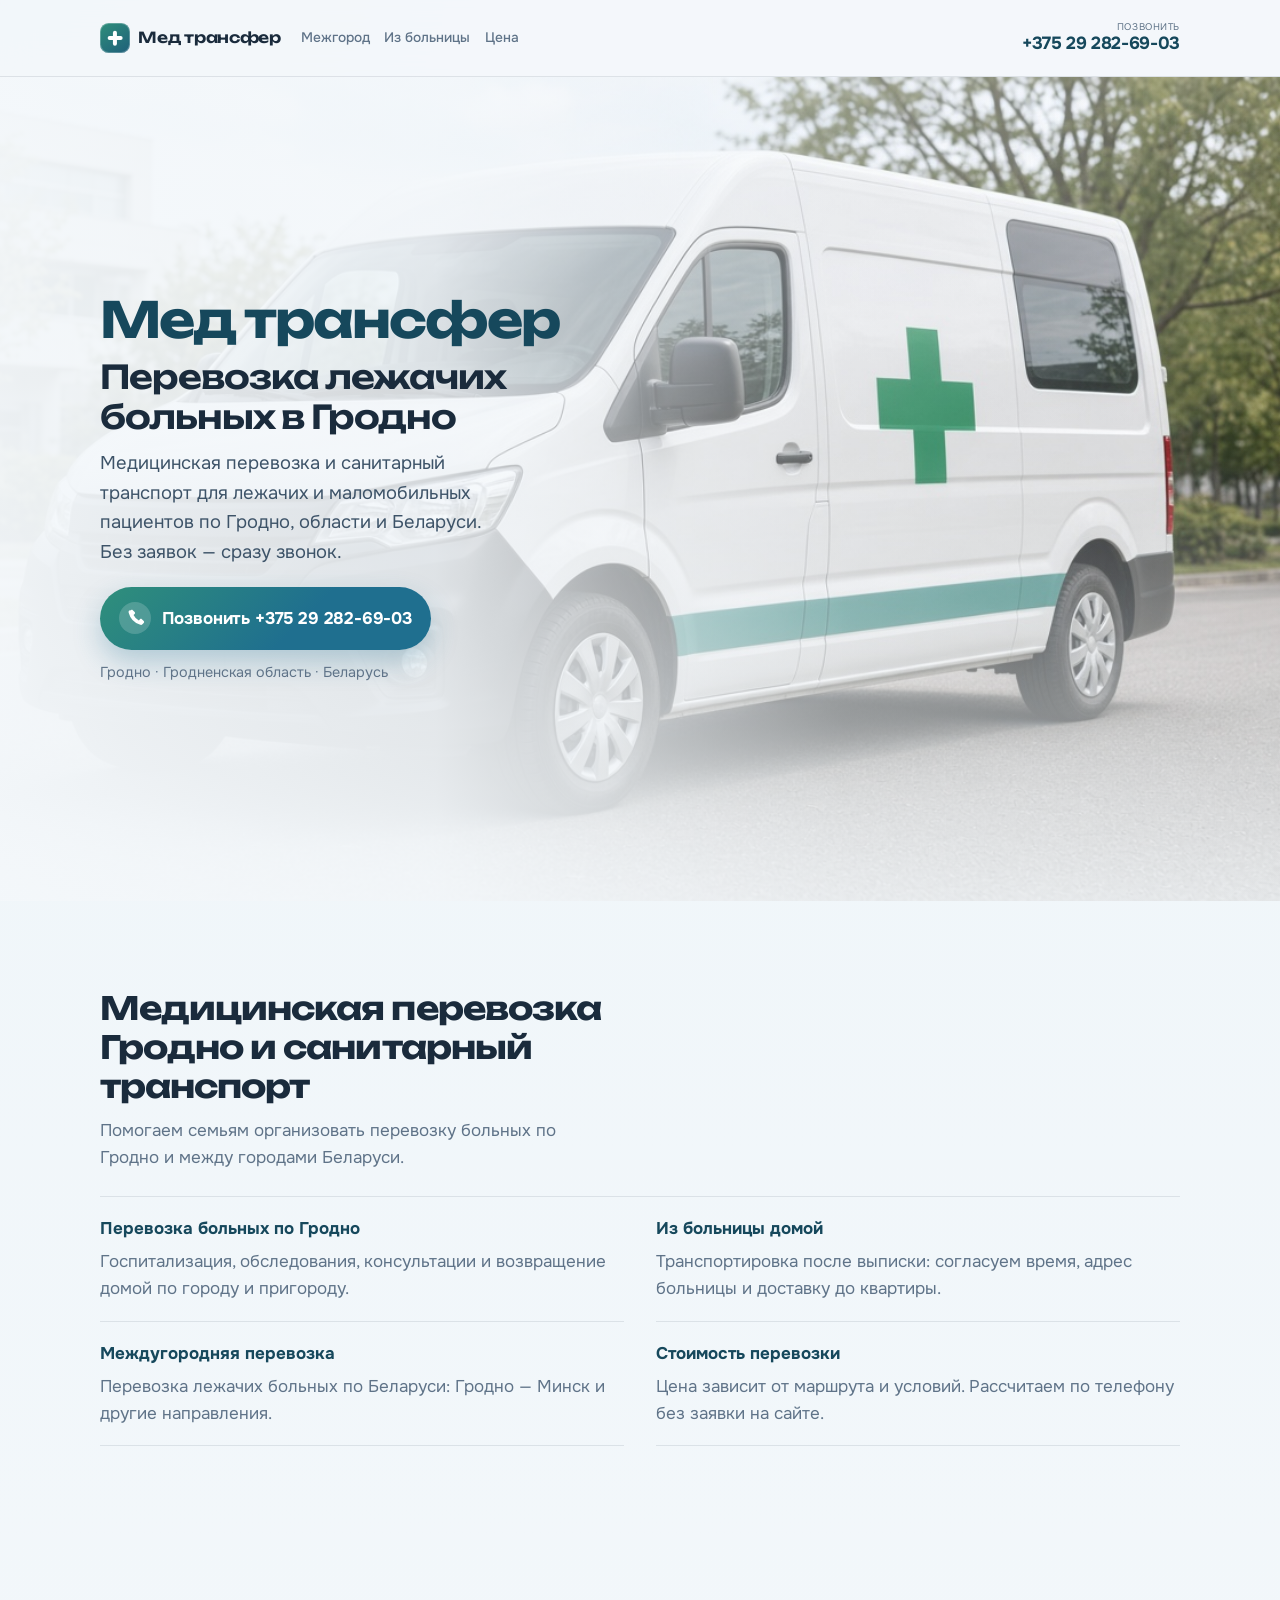
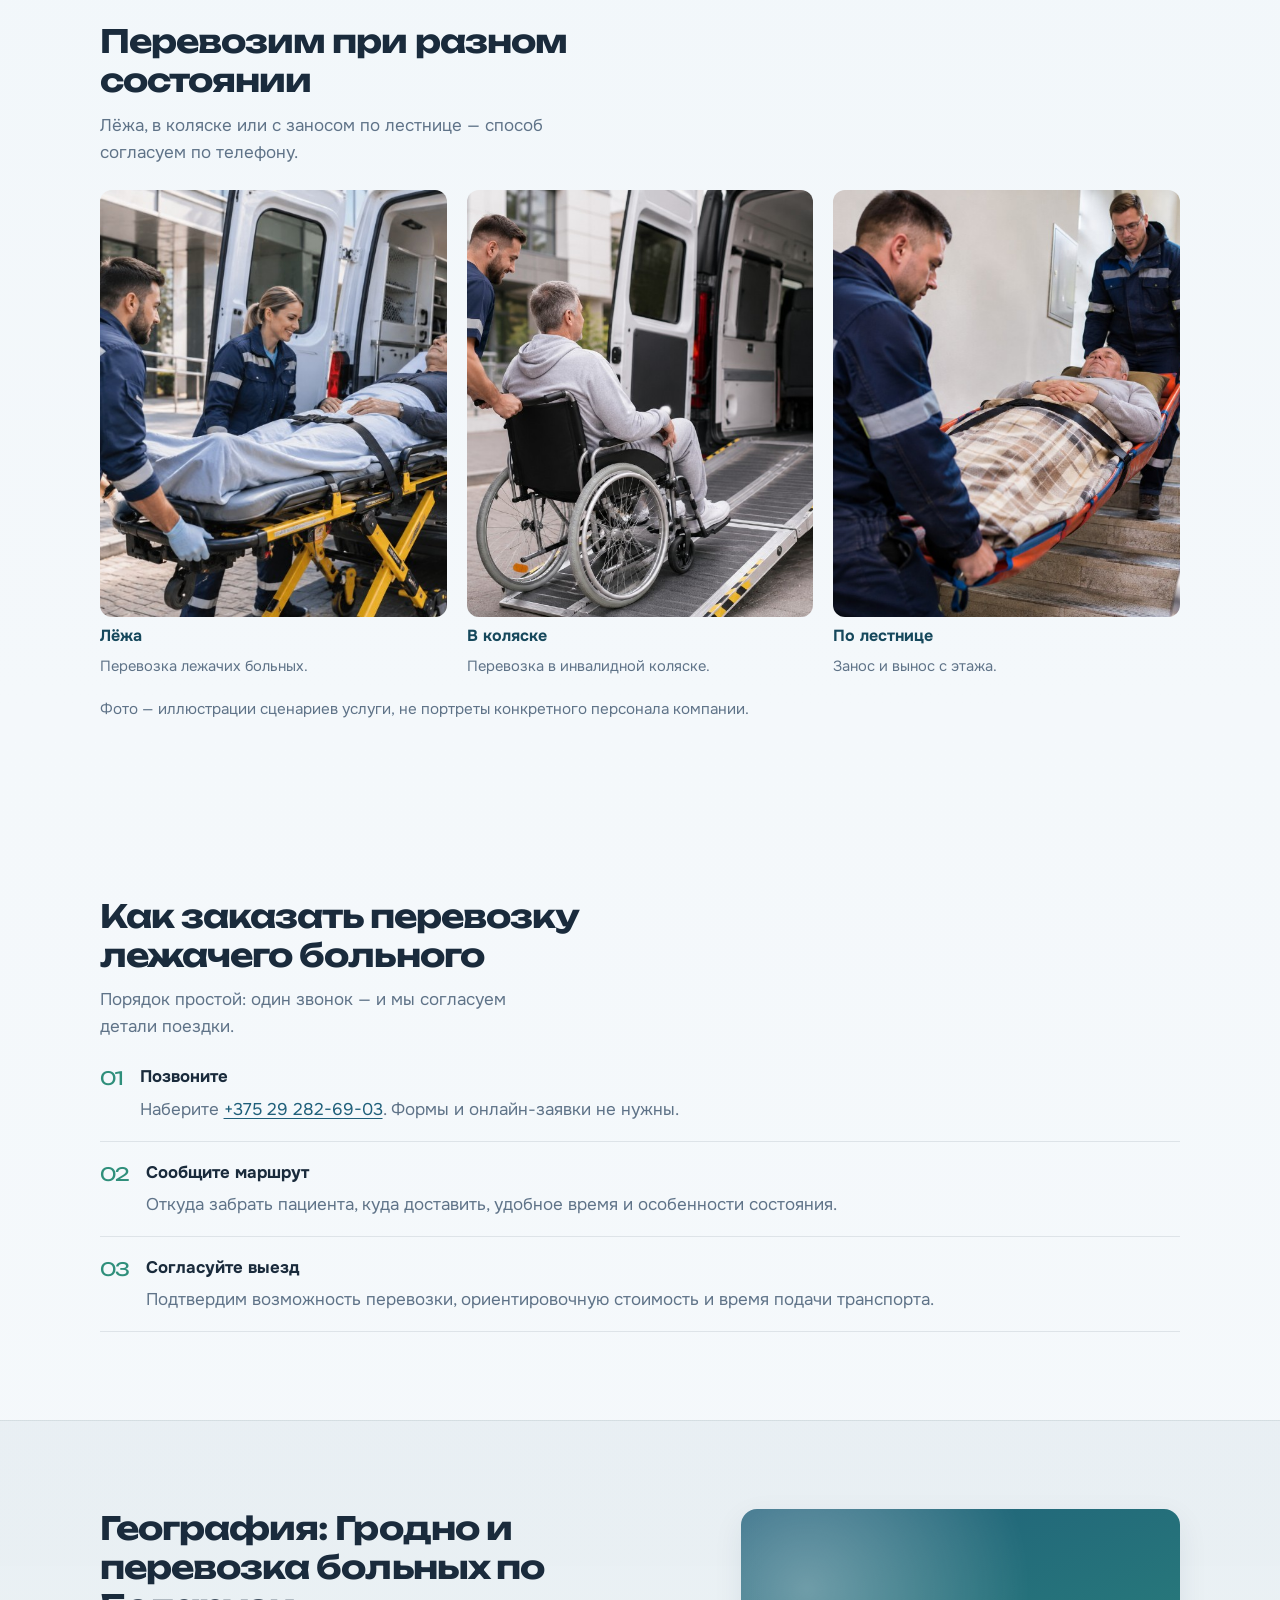
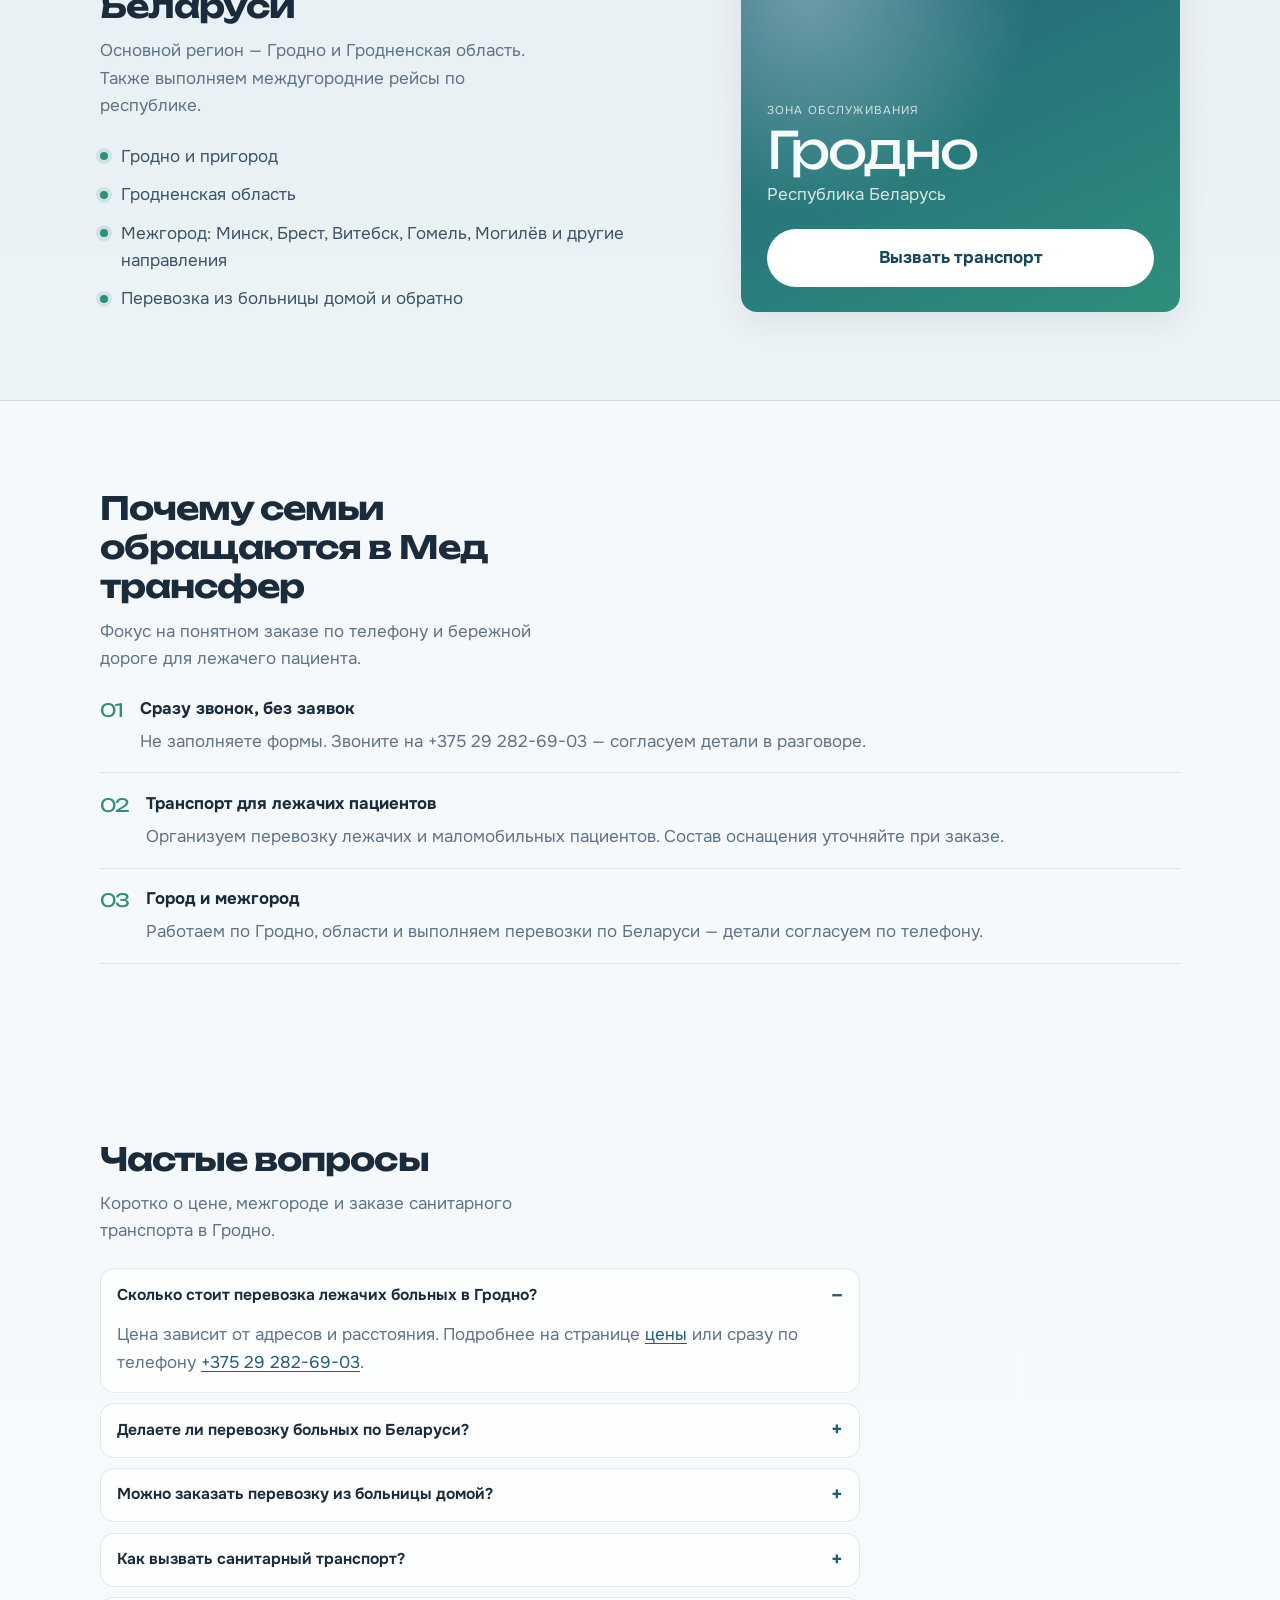
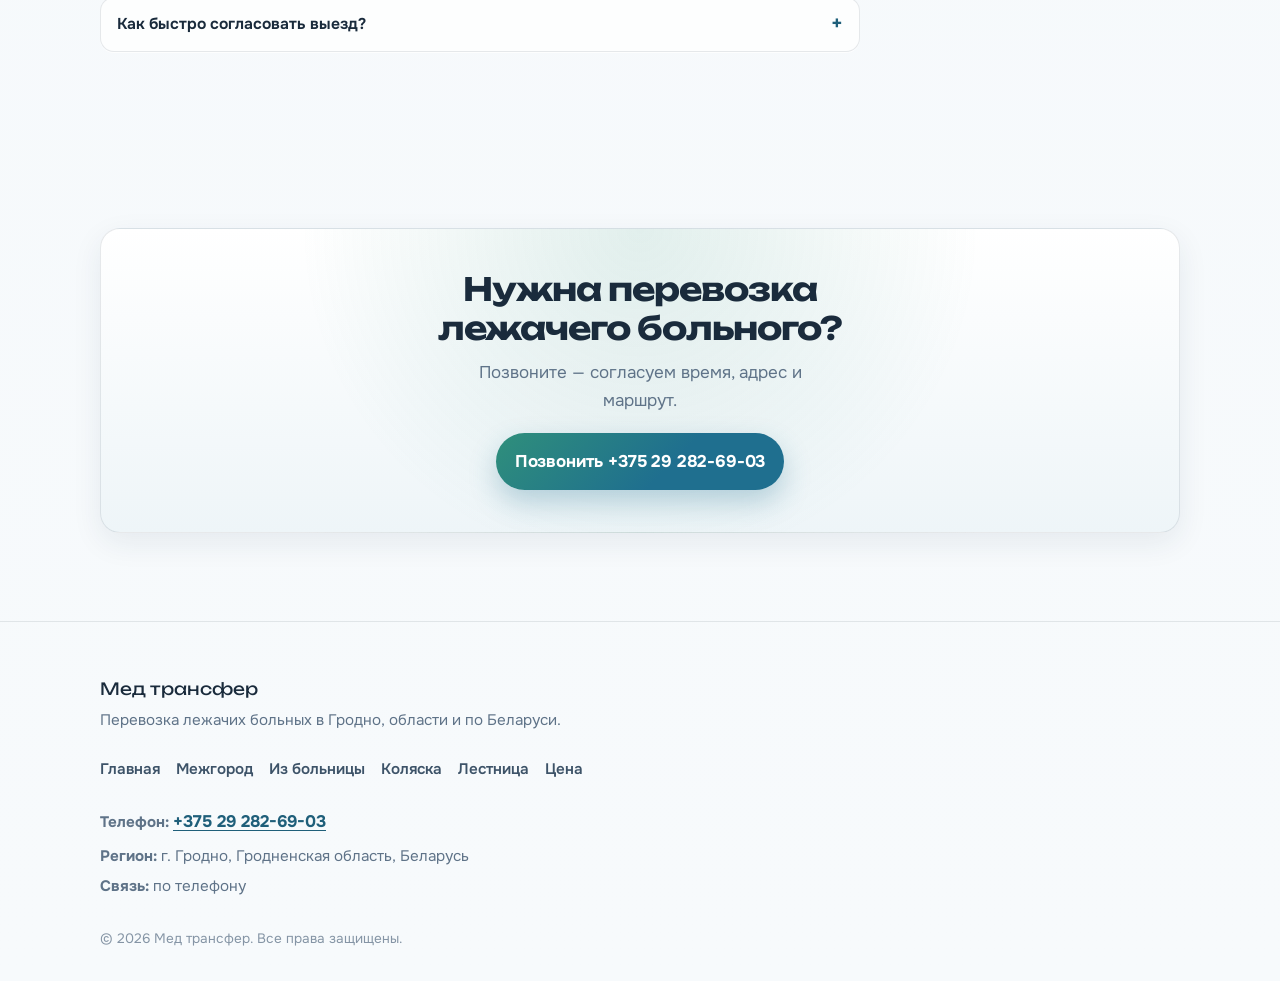
<file: index.html>
<!DOCTYPE html>
<html lang="ru">
<head>
  <!-- Google tag (Analytics G-Q1MEY4XK43 + GTM-NPW7PMXN) -->
  <script async src="https://www.googletagmanager.com/gtag/js?id=G-Q1MEY4XK43"></script>
  <script>
    window.dataLayer = window.dataLayer || [];
    function gtag(){dataLayer.push(arguments);}
    gtag('js', new Date());
    gtag('config', 'G-Q1MEY4XK43');
    gtag('config', 'GTM-NPW7PMXN');
  </script>

  <!-- Yandex.Metrika counter -->
  <script type="text/javascript">
    (function(m,e,t,r,i,k,a){
        m[i]=m[i]||function(){(m[i].a=m[i].a||[]).push(arguments)};
        m[i].l=1*new Date();
        for (var j = 0; j < document.scripts.length; j++) {if (document.scripts[j].src === r) { return; }}
        k=e.createElement(t),a=e.getElementsByTagName(t)[0],k.async=1,k.src=r,a.parentNode.insertBefore(k,a)
    })(window, document,'script','https://mc.yandex.ru/metrika/tag.js?id=114149407', 'ym');

    ym(114149407, 'init', {ssr:true, webvisor:true, clickmap:true, ecommerce:"dataLayer", referrer: document.referrer, url: location.href, accurateTrackBounce:true, trackLinks:true});
  </script>
  <noscript><div><img src="https://mc.yandex.ru/watch/114149407" style="position:absolute; left:-9999px;" alt="" /></div></noscript>
  <!-- /Yandex.Metrika counter -->

  <!-- Yandex.Metrika counter -->
  <script type="text/javascript">
    (function(m,e,t,r,i,k,a){
        m[i]=m[i]||function(){(m[i].a=m[i].a||[]).push(arguments)};
        m[i].l=1*new Date();
        for (var j = 0; j < document.scripts.length; j++) {if (document.scripts[j].src === r) { return; }}
        k=e.createElement(t),a=e.getElementsByTagName(t)[0],k.async=1,k.src=r,a.parentNode.insertBefore(k,a)
    })(window, document,'script','https://mc.yandex.ru/metrika/tag.js?id=114180664', 'ym');

    ym(114180664, 'init', {ssr:true, webvisor:true, clickmap:true, ecommerce:"dataLayer", referrer: document.referrer, url: location.href, accurateTrackBounce:true, trackLinks:true});
  </script>
  <noscript><div><img src="https://mc.yandex.ru/watch/114180664" style="position:absolute; left:-9999px;" alt="" /></div></noscript>
  <!-- /Yandex.Metrika counter -->


  <meta charset="UTF-8">
  <meta name="viewport" content="width=device-width, initial-scale=1, maximum-scale=5, viewport-fit=cover">
  <meta http-equiv="X-UA-Compatible" content="IE=edge">
  <meta name="apple-mobile-web-app-capable" content="yes">
  <meta name="apple-mobile-web-app-status-bar-style" content="black-translucent">
  <meta name="mobile-web-app-capable" content="yes">

  <title>Перевозка лежачих больных Гродно — Мед трансфер</title>
  <meta name="description" content="Перевозка лежачих больных Гродно и медицинская перевозка по городу и Беларуси. Санитарный транспорт без заявок — звонок: +375 29 282-69-03.">
  <meta name="robots" content="index, follow, max-image-preview:large, max-snippet:-1, max-video-preview:-1">
  <meta name="author" content="Мед трансфер">
  <meta name="geo.region" content="BY-HR">
  <meta name="geo.placename" content="Гродно">
  <link rel="canonical" href="https://www.medtransfer.by/">
  <link rel="alternate" hreflang="ru" href="https://www.medtransfer.by/">
  <link rel="alternate" hreflang="ru-BY" href="https://www.medtransfer.by/">
  <link rel="alternate" hreflang="x-default" href="https://www.medtransfer.by/">

  <meta property="og:locale" content="ru_BY">
  <meta property="og:type" content="website">
  <meta property="og:site_name" content="Мед трансфер">
  <meta property="og:title" content="Перевозка лежачих больных Гродно — Мед трансфер">
  <meta property="og:description" content="Санитарный транспорт для лежачих больных в Гродно и по Беларуси. Телефон: +375 29 282-69-03.">
  <meta property="og:url" content="https://www.medtransfer.by/">
  <meta property="og:image" content="https://www.medtransfer.by/og-cover.svg">
  <meta property="og:image:width" content="1200">
  <meta property="og:image:height" content="630">
  <meta property="og:image:alt" content="Мед трансфер — перевозка лежачих больных в Гродно">

  <meta name="twitter:card" content="summary_large_image">
  <meta name="twitter:title" content="Перевозка лежачих больных Гродно — Мед трансфер">
  <meta name="twitter:description" content="Перевозка лежачих больных в Гродно и по Беларуси. Звоните +375 29 282-69-03.">
  <meta name="twitter:image" content="https://www.medtransfer.by/og-cover.svg">

  <meta name="theme-color" content="#EAF2F6">
  <meta name="format-detection" content="telephone=yes">
  <link rel="icon" href="/favicon.ico" sizes="any">
  <link rel="icon" type="image/png" sizes="32x32" href="/favicon-32x32.png">
  <link rel="icon" type="image/png" sizes="16x16" href="/favicon-16x16.png">
  <link rel="icon" href="/favicon.svg" type="image/svg+xml">
  <link rel="apple-touch-icon" href="/apple-touch-icon.png">
  <link rel="manifest" href="/site.webmanifest">

  <link rel="preconnect" href="https://fonts.googleapis.com">
  <link rel="preconnect" href="https://fonts.gstatic.com" crossorigin>
  <link rel="stylesheet" href="https://fonts.googleapis.com/css2?family=Onest:wght@400;500;600;700&family=Unbounded:wght@500;600;700&display=swap">
  <link rel="stylesheet" href="/styles.css">

  <script type="application/ld+json">
  {
    "@context": "https://schema.org",
    "@graph": [
      {
        "@type": "LocalBusiness",
        "@id": "https://www.medtransfer.by/#organization",
        "name": "Мед трансфер",
        "alternateName": ["Мед трансфер", "МедТрансфер", "Medtransfer", "Med Transfer"],
        "description": "Перевозка лежачих больных и маломобильных пациентов в Гродно, Гродненской области и по Республике Беларусь.",
        "url": "https://www.medtransfer.by/",
        "telephone": "+375292826903",
        "image": "https://www.medtransfer.by/og-cover.svg",
        "logo": "https://www.medtransfer.by/favicon-48x48.png",
        "address": {
          "@type": "PostalAddress",
          "addressLocality": "Гродно",
          "addressRegion": "Гродненская область",
          "addressCountry": "BY"
        },
        "areaServed": [
          {"@type": "City", "name": "Гродно"},
          {"@type": "AdministrativeArea", "name": "Гродненская область"},
          {"@type": "Country", "name": "Беларусь"}
        ],
        "knowsAbout": [
          "перевозка лежачих больных Гродно",
          "перевозка больных Гродно",
          "медицинская перевозка Гродно",
          "санитарный транспорт",
          "междугородняя перевозка больных",
          "перевозка в инвалидной коляске",
          "подъём пациента по лестнице"
        ],
        "hasOfferCatalog": {
          "@type": "OfferCatalog",
          "name": "Услуги перевозки пациентов",
          "itemListElement": [
            {
              "@type": "Offer",
              "url": "https://www.medtransfer.by/",
              "itemOffered": {
                "@type": "Service",
                "name": "Перевозка лежачих больных в Гродно",
                "areaServed": {"@type": "City", "name": "Гродно"}
              }
            },
            {
              "@type": "Offer",
              "url": "https://www.medtransfer.by/mezhgorod/",
              "itemOffered": {
                "@type": "Service",
                "name": "Междугородняя перевозка лежачих больных по Беларуси",
                "areaServed": {"@type": "Country", "name": "Беларусь"}
              }
            },
            {
              "@type": "Offer",
              "url": "https://www.medtransfer.by/iz-bolnicy-domoj/",
              "itemOffered": {
                "@type": "Service",
                "name": "Перевозка больного из больницы домой",
                "areaServed": {"@type": "AdministrativeArea", "name": "Гродненская область"}
              }
            },
            {
              "@type": "Offer",
              "url": "https://www.medtransfer.by/invalidnaya-kolyaska/",
              "itemOffered": {
                "@type": "Service",
                "name": "Перевозка в инвалидной коляске",
                "areaServed": {"@type": "City", "name": "Гродно"}
              }
            },
            {
              "@type": "Offer",
              "url": "https://www.medtransfer.by/podjem-po-lestnice/",
              "itemOffered": {
                "@type": "Service",
                "name": "Подъём и спуск пациента по лестнице",
                "areaServed": {"@type": "City", "name": "Гродно"}
              }
            }
          ]
        },
        "contactPoint": {
          "@type": "ContactPoint",
          "telephone": "+375292826903",
          "contactType": "customer service",
          "areaServed": "BY",
          "availableLanguage": ["ru"]
        }
      },
      {
        "@type": "WebSite",
        "@id": "https://www.medtransfer.by/#website",
        "url": "https://www.medtransfer.by/",
        "name": "Мед трансфер",
        "publisher": {"@id": "https://www.medtransfer.by/#organization"},
        "inLanguage": "ru"
      },
      {
        "@type": "WebPage",
        "@id": "https://www.medtransfer.by/#webpage",
        "url": "https://www.medtransfer.by/",
        "name": "Перевозка лежачих больных Гродно — Мед трансфер",
        "isPartOf": {"@id": "https://www.medtransfer.by/#website"},
        "about": {"@id": "https://www.medtransfer.by/#organization"},
        "description": "Перевозка лежачих больных и маломобильных пациентов в Гродно и по Беларуси.",
        "inLanguage": "ru",
        "primaryImageOfPage": {
          "@type": "ImageObject",
          "url": "https://www.medtransfer.by/og-cover.svg"
        }
      },
      {
        "@type": "BreadcrumbList",
        "itemListElement": [
          {
            "@type": "ListItem",
            "position": 1,
            "name": "Главная",
            "item": "https://www.medtransfer.by/"
          }
        ]
      },
      {
        "@type": "FAQPage",
        "mainEntity": [
          {
            "@type": "Question",
            "name": "Сколько стоит перевозка лежачих больных в Гродно?",
            "acceptedAnswer": {
              "@type": "Answer",
              "text": "Стоимость зависит от маршрута, расстояния и условий перевозки. Точную цену назовём по телефону +375 29 282-69-03 после уточнения адресов."
            }
          },
          {
            "@type": "Question",
            "name": "Делаете ли междугороднюю перевозку лежачих больных по Беларуси?",
            "acceptedAnswer": {
              "@type": "Answer",
              "text": "Да. Работаем по Гродно, Гродненской области и выполняем междугородние перевозки по Республике Беларусь. Подробнее: https://www.medtransfer.by/mezhgorod/"
            }
          },
          {
            "@type": "Question",
            "name": "Можно ли заказать перевозку больного из больницы домой?",
            "acceptedAnswer": {
              "@type": "Answer",
              "text": "Да. Организуем транспортировку после выписки. Подробнее: https://www.medtransfer.by/iz-bolnicy-domoj/"
            }
          },
          {
            "@type": "Question",
            "name": "Как заказать санитарный транспорт в Гродно?",
            "acceptedAnswer": {
              "@type": "Answer",
              "text": "Позвоните по номеру +375 29 282-69-03. Заявки на сайте не нужны — сразу согласуем время, адрес подачи и маршрут."
            }
          },
          {
            "@type": "Question",
            "name": "Как быстро можно согласовать выезд?",
            "acceptedAnswer": {
              "@type": "Answer",
              "text": "Позвоните на +375 29 282-69-03 — согласуем маршрут, время и возможность выезда в разговоре."
            }
          }
        ]
      }
    ]
  }
  </script>
</head>
<body>
  <a class="skip-link" href="#main">К содержанию</a>

  <header class="site-header" id="top">
    <div class="wrap header-inner">
      <div class="header-brand-block">
        <a class="logo" href="/" aria-label="Мед трансфер — на главную">
          <span class="logo-mark" aria-hidden="true"></span>
          <span class="logo-text">Мед трансфер</span>
        </a>
        <nav class="site-nav" aria-label="Разделы сайта">
          <a href="/mezhgorod/">Межгород</a>
          <a href="/iz-bolnicy-domoj/">Из больницы</a>
          <a href="/cena/">Цена</a>
        </nav>
      </div>
      <a class="header-phone" href="tel:+375292826903" aria-label="Позвонить +375 29 282-69-03">
        <span class="header-phone-icon" aria-hidden="true">
          <svg width="18" height="18" viewBox="0 0 24 24" fill="none"><path d="M7.5 3.5c.6-.6 1.6-.6 2.1 0l2 2c.6.6.6 1.5 0 2.1l-1.2 1.2a12.4 12.4 0 0 0 5.8 5.8l1.2-1.2c.6-.6 1.5-.6 2.1 0l2 2c.6.6.6 1.5 0 2.1l-1.4 1.4c-.6.6-1.5.8-2.3.5A18.9 18.9 0 0 1 5.1 6.2c-.3-.8-.1-1.7.5-2.3L7.5 3.5Z" fill="currentColor"/></svg>
        </span>
        <span class="header-phone-text">
          <span class="header-phone-label">Позвонить</span>
          <span class="header-phone-number">+375 29 282-69-03</span>
        </span>
      </a>
    </div>
  </header>

  <main id="main">
    <section class="hero" aria-labelledby="hero-title">
      <div class="hero-atmosphere" aria-hidden="true">
        <img class="hero-photo" src="/hero-medical.jpg" alt="Медицинский транспорт Мед трансфер для перевозки лежачих больных" width="1920" height="1080" decoding="async" fetchpriority="high">
        <div class="hero-veil"></div>
      </div>

      <div class="wrap hero-content">
        <p class="hero-brand">Мед трансфер</p>
        <h1 class="hero-title" id="hero-title">Перевозка лежачих больных в&nbsp;Гродно</h1>
        <p class="hero-lead">Медицинская перевозка и санитарный транспорт для лежачих и маломобильных пациентов по Гродно, области и Беларуси. Без заявок — сразу звонок.</p>
        <div class="hero-actions">
          <a class="btn btn-call" href="tel:+375292826903">
            <span class="btn-icon" aria-hidden="true">
              <svg width="22" height="22" viewBox="0 0 24 24" fill="none"><path d="M7.5 3.5c.6-.6 1.6-.6 2.1 0l2 2c.6.6.6 1.5 0 2.1l-1.2 1.2a12.4 12.4 0 0 0 5.8 5.8l1.2-1.2c.6-.6 1.5-.6 2.1 0l2 2c.6.6.6 1.5 0 2.1l-1.4 1.4c-.6.6-1.5.8-2.3.5A18.9 18.9 0 0 1 5.1 6.2c-.3-.8-.1-1.7.5-2.3L7.5 3.5Z" fill="currentColor"/></svg>
            </span>
            <span class="btn-label-full">Позвонить +375 29 282-69-03</span>
            <span class="btn-label-short">Позвонить сейчас</span>
          </a>
          <p class="hero-note">Гродно · Гродненская область · Беларусь</p>
        </div>
      </div>
    </section>

    <section class="section section-services" id="uslugi" aria-labelledby="services-title">
      <div class="wrap">
        <h2 id="services-title">Медицинская перевозка Гродно и санитарный транспорт</h2>
        <p class="section-lead">Помогаем семьям организовать перевозку больных по Гродно и между городами Беларуси.</p>
        <ul class="service-list">
          <li>
            <h3>Перевозка больных по Гродно</h3>
            <p>Госпитализация, обследования, консультации и возвращение домой по городу и пригороду.</p>
          </li>
          <li>
            <h3><a href="/iz-bolnicy-domoj/">Из больницы домой</a></h3>
            <p>Транспортировка после выписки: согласуем время, адрес больницы и доставку до квартиры.</p>
          </li>
          <li>
            <h3><a href="/mezhgorod/">Междугородняя перевозка</a></h3>
            <p>Перевозка лежачих больных по Беларуси: Гродно — Минск и другие направления.</p>
          </li>
          <li>
            <h3><a href="/cena/">Стоимость перевозки</a></h3>
            <p>Цена зависит от маршрута и условий. Рассчитаем по телефону без заявки на сайте.</p>
          </li>
        </ul>
      </div>
    </section>

    <section class="section section-care" id="sostoyaniya" aria-labelledby="care-title">
      <div class="wrap">
        <h2 id="care-title">Перевозим при разном состоянии</h2>
        <p class="section-lead">Лёжа, в коляске или с заносом по лестнице — способ согласуем по телефону.</p>
        <ul class="care-grid">
          <li>
            <a href="/">
              <img src="/care-lying.jpg" alt="Погрузка лежачего пациента на носилках в медицинский транспорт" width="640" height="427" loading="lazy" decoding="async">
              <h3>Лёжа</h3>
              <p>Перевозка лежачих больных.</p>
            </a>
          </li>
          <li>
            <a href="/invalidnaya-kolyaska/">
              <img src="/care-wheelchair.jpg" alt="Посадка пациента в инвалидной коляске в транспорт по пандусу" width="640" height="427" loading="lazy" decoding="async">
              <h3>В коляске</h3>
              <p>Перевозка в инвалидной коляске.</p>
            </a>
          </li>
          <li>
            <a href="/podjem-po-lestnice/">
              <img src="/care-stairs.jpg" alt="Подъём и спуск лежачего пациента по лестнице на носилках" width="640" height="427" loading="lazy" decoding="async">
              <h3>По лестнице</h3>
              <p>Занос и вынос с этажа.</p>
            </a>
          </li>
        </ul>
        <p class="care-note">Фото — иллюстрации сценариев услуги, не портреты конкретного персонала компании.</p>
      </div>
    </section>

    <section class="section" id="kak-zakazat" aria-labelledby="order-title">
      <div class="wrap">
        <h2 id="order-title">Как заказать перевозку лежачего больного</h2>
        <p class="section-lead">Порядок простой: один звонок — и мы согласуем детали поездки.</p>
        <ol class="why-list">
          <li>
            <span class="why-num">01</span>
            <div>
              <h3>Позвоните</h3>
              <p>Наберите <a href="tel:+375292826903">+375 29 282-69-03</a>. Формы и онлайн-заявки не нужны.</p>
            </div>
          </li>
          <li>
            <span class="why-num">02</span>
            <div>
              <h3>Сообщите маршрут</h3>
              <p>Откуда забрать пациента, куда доставить, удобное время и особенности состояния.</p>
            </div>
          </li>
          <li>
            <span class="why-num">03</span>
            <div>
              <h3>Согласуйте выезд</h3>
              <p>Подтвердим возможность перевозки, ориентировочную стоимость и время подачи транспорта.</p>
            </div>
          </li>
        </ol>
      </div>
    </section>

    <section class="section section-coverage" id="geografiya" aria-labelledby="coverage-title">
      <div class="wrap coverage-grid">
        <div>
          <h2 id="coverage-title">География: Гродно и перевозка больных по Беларуси</h2>
          <p class="section-lead">Основной регион — Гродно и Гродненская область. Также выполняем междугородние рейсы по республике.</p>
          <ul class="coverage-list">
            <li>Гродно и пригород</li>
            <li>Гродненская область</li>
            <li>Межгород: Минск, Брест, Витебск, Гомель, Могилёв и другие направления</li>
            <li>Перевозка из больницы домой и обратно</li>
          </ul>
        </div>
        <aside class="coverage-panel" aria-label="Зона обслуживания">
          <p class="coverage-kicker">Зона обслуживания</p>
          <p class="coverage-place">Гродно</p>
          <p class="coverage-country">Республика Беларусь</p>
          <a class="btn btn-call btn-compact" href="tel:+375292826903">Вызвать транспорт</a>
        </aside>
      </div>
    </section>

    <section class="section section-why" id="pochemu" aria-labelledby="why-title">
      <div class="wrap">
        <h2 id="why-title">Почему семьи обращаются в Мед трансфер</h2>
        <p class="section-lead">Фокус на понятном заказе по телефону и бережной дороге для лежачего пациента.</p>
        <ol class="why-list">
          <li>
            <span class="why-num">01</span>
            <div>
              <h3>Сразу звонок, без заявок</h3>
              <p>Не заполняете формы. Звоните на +375 29 282-69-03 — согласуем детали в разговоре.</p>
            </div>
          </li>
          <li>
            <span class="why-num">02</span>
            <div>
              <h3>Транспорт для лежачих пациентов</h3>
              <p>Организуем перевозку лежачих и маломобильных пациентов. Состав оснащения уточняйте при заказе.</p>
            </div>
          </li>
          <li>
            <span class="why-num">03</span>
            <div>
              <h3>Город и межгород</h3>
              <p>Работаем по Гродно, области и выполняем перевозки по Беларуси — детали согласуем по телефону.</p>
            </div>
          </li>
        </ol>
      </div>
    </section>

    <section class="section section-faq" id="voprosy" aria-labelledby="faq-title">
      <div class="wrap">
        <h2 id="faq-title">Частые вопросы</h2>
        <p class="section-lead">Коротко о цене, межгороде и заказе санитарного транспорта в Гродно.</p>
        <div class="faq-list">
          <details class="faq-item" open>
            <summary>Сколько стоит перевозка лежачих больных в Гродно?</summary>
            <p>Цена зависит от адресов и расстояния. Подробнее на странице <a href="/cena/">цены</a> или сразу по телефону <a href="tel:+375292826903">+375 29 282-69-03</a>.</p>
          </details>
          <details class="faq-item">
            <summary>Делаете ли перевозку больных по Беларуси?</summary>
            <p>Да, выполняем <a href="/mezhgorod/">междугороднюю перевозку лежачих больных</a> по республике.</p>
          </details>
          <details class="faq-item">
            <summary>Можно заказать перевозку из больницы домой?</summary>
            <p>Да. Смотрите раздел <a href="/iz-bolnicy-domoj/">перевозка больного из больницы домой</a>.</p>
          </details>
          <details class="faq-item">
            <summary>Как вызвать санитарный транспорт?</summary>
            <p>Только звонком. Заявок на сайте нет — это быстрее, когда нужна срочная перевозка.</p>
          </details>
          <details class="faq-item">
            <summary>Как быстро согласовать выезд?</summary>
            <p>Позвоните на <a href="tel:+375292826903">+375 29 282-69-03</a> — уточним маршрут и возможность выезда.</p>
          </details>
        </div>
      </div>
    </section>

    <section class="section section-final" aria-labelledby="final-title">
      <div class="wrap final-inner">
        <h2 id="final-title">Нужна перевозка лежачего больного?</h2>
        <p>Позвоните — согласуем время, адрес и маршрут.</p>
        <a class="btn btn-call btn-large" href="tel:+375292826903">
          <span class="btn-label-full">Позвонить +375 29 282-69-03</span>
          <span class="btn-label-short">Позвонить сейчас</span>
        </a>
      </div>
    </section>
  </main>

  <footer class="site-footer">
    <div class="wrap footer-inner">
      <div class="footer-brand">
        <p class="footer-name">Мед трансфер</p>
        <p>Перевозка лежачих больных в Гродно, области и по Беларуси.</p>
      </div>
      <nav class="footer-nav" aria-label="Навигация в подвале">
        <a href="/">Главная</a>
        <a href="/mezhgorod/">Межгород</a>
        <a href="/iz-bolnicy-domoj/">Из больницы</a>
        <a href="/invalidnaya-kolyaska/">Коляска</a>
        <a href="/podjem-po-lestnice/">Лестница</a>
        <a href="/cena/">Цена</a>
      </nav>
      <div class="footer-contacts">
        <p><strong>Телефон:</strong> <a href="tel:+375292826903">+375 29 282-69-03</a></p>
        <p><strong>Регион:</strong> г. Гродно, Гродненская область, Беларусь</p>
        <p><strong>Связь:</strong> по телефону</p>
      </div>
      <p class="footer-copy">© <span id="year">2026</span> Мед трансфер. Все права защищены.</p>
    </div>
  </footer>

  <div class="mobile-call-bar" role="region" aria-label="Быстрый звонок">
    <div class="mobile-call-bar-inner">
      <a class="btn btn-call btn-bar" href="tel:+375292826903">
        <span class="btn-icon" aria-hidden="true">
          <svg width="20" height="20" viewBox="0 0 24 24" fill="none"><path d="M7.5 3.5c.6-.6 1.6-.6 2.1 0l2 2c.6.6.6 1.5 0 2.1l-1.2 1.2a12.4 12.4 0 0 0 5.8 5.8l1.2-1.2c.6-.6 1.5-.6 2.1 0l2 2c.6.6.6 1.5 0 2.1l-1.4 1.4c-.6.6-1.5.8-2.3.5A18.9 18.9 0 0 1 5.1 6.2c-.3-.8-.1-1.7.5-2.3L7.5 3.5Z" fill="currentColor"/></svg>
        </span>
        <span class="bar-text">
          <span class="bar-action">Позвонить сейчас</span>
          <span class="bar-number">+375 29 282-69-03</span>
        </span>
      </a>
    </div>
  </div>

  <script src="/script.js" defer></script>
</body>
</html>
</file>
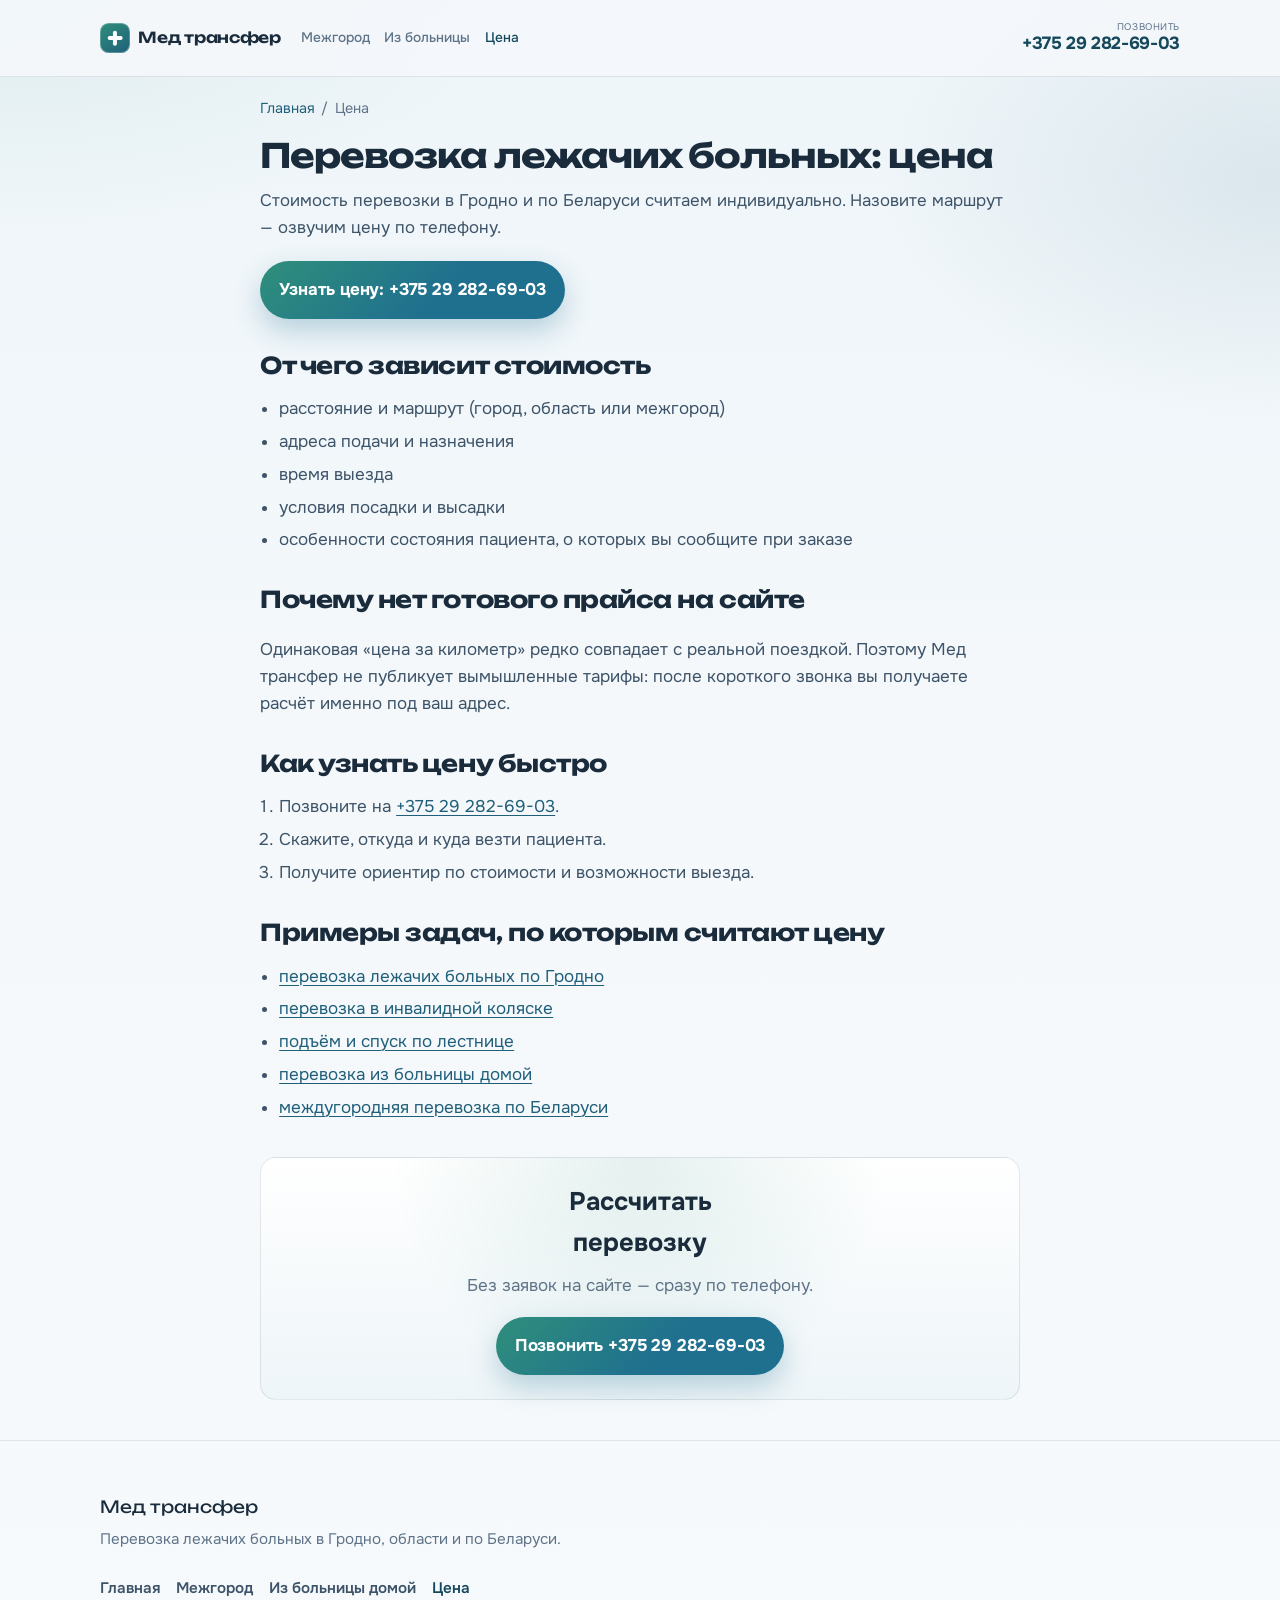
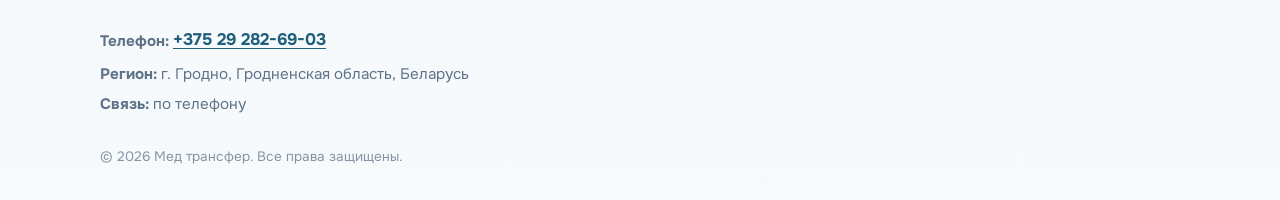
<file: cena/index.html>
<!DOCTYPE html>
<html lang="ru">
<head>
  <script async src="https://www.googletagmanager.com/gtag/js?id=G-Q1MEY4XK43"></script>
  <script>
    window.dataLayer = window.dataLayer || [];
    function gtag(){dataLayer.push(arguments);}
    gtag('js', new Date());
    gtag('config', 'G-Q1MEY4XK43');
    gtag('config', 'GTM-NPW7PMXN');
  </script>

  <!-- Yandex.Metrika counter -->
  <script type="text/javascript">
    (function(m,e,t,r,i,k,a){
        m[i]=m[i]||function(){(m[i].a=m[i].a||[]).push(arguments)};
        m[i].l=1*new Date();
        for (var j = 0; j < document.scripts.length; j++) {if (document.scripts[j].src === r) { return; }}
        k=e.createElement(t),a=e.getElementsByTagName(t)[0],k.async=1,k.src=r,a.parentNode.insertBefore(k,a)
    })(window, document,'script','https://mc.yandex.ru/metrika/tag.js?id=114149407', 'ym');

    ym(114149407, 'init', {ssr:true, webvisor:true, clickmap:true, ecommerce:"dataLayer", referrer: document.referrer, url: location.href, accurateTrackBounce:true, trackLinks:true});
  </script>
  <noscript><div><img src="https://mc.yandex.ru/watch/114149407" style="position:absolute; left:-9999px;" alt="" /></div></noscript>
  <!-- /Yandex.Metrika counter -->

  <!-- Yandex.Metrika counter -->
  <script type="text/javascript">
    (function(m,e,t,r,i,k,a){
        m[i]=m[i]||function(){(m[i].a=m[i].a||[]).push(arguments)};
        m[i].l=1*new Date();
        for (var j = 0; j < document.scripts.length; j++) {if (document.scripts[j].src === r) { return; }}
        k=e.createElement(t),a=e.getElementsByTagName(t)[0],k.async=1,k.src=r,a.parentNode.insertBefore(k,a)
    })(window, document,'script','https://mc.yandex.ru/metrika/tag.js?id=114180664', 'ym');

    ym(114180664, 'init', {ssr:true, webvisor:true, clickmap:true, ecommerce:"dataLayer", referrer: document.referrer, url: location.href, accurateTrackBounce:true, trackLinks:true});
  </script>
  <noscript><div><img src="https://mc.yandex.ru/watch/114180664" style="position:absolute; left:-9999px;" alt="" /></div></noscript>
  <!-- /Yandex.Metrika counter -->


  <meta charset="UTF-8">
  <meta name="viewport" content="width=device-width, initial-scale=1, maximum-scale=5, viewport-fit=cover">
  <title>Перевозка лежачих больных цена в Гродно — Мед трансфер</title>
  <meta name="description" content="Перевозка лежачих больных: цена зависит от маршрута и условий. Рассчитаем стоимость по телефону +375 29 282-69-03. Гродно и Беларусь.">
  <meta name="robots" content="index, follow, max-image-preview:large, max-snippet:-1">
  <link rel="canonical" href="https://www.medtransfer.by/cena/">
  <link rel="alternate" hreflang="ru" href="https://www.medtransfer.by/cena/">
  <link rel="alternate" hreflang="ru-BY" href="https://www.medtransfer.by/cena/">
  <link rel="alternate" hreflang="x-default" href="https://www.medtransfer.by/cena/">

  <meta property="og:locale" content="ru_BY">
  <meta property="og:type" content="website">
  <meta property="og:site_name" content="Мед трансфер">
  <meta property="og:title" content="Перевозка лежачих больных цена — Мед трансфер">
  <meta property="og:description" content="Как формируется стоимость перевозки лежачих больных в Гродно и по Беларуси.">
  <meta property="og:url" content="https://www.medtransfer.by/cena/">
  <meta property="og:image" content="https://www.medtransfer.by/og-cover.svg">

  <meta name="theme-color" content="#EAF2F6">
  <link rel="icon" href="/favicon.ico" sizes="any">
  <link rel="icon" type="image/png" sizes="32x32" href="/favicon-32x32.png">
  <link rel="icon" type="image/png" sizes="16x16" href="/favicon-16x16.png">
  <link rel="icon" href="/favicon.svg" type="image/svg+xml">
  <link rel="apple-touch-icon" href="/apple-touch-icon.png">
  <link rel="manifest" href="/site.webmanifest">
  <link rel="preconnect" href="https://fonts.googleapis.com">
  <link rel="preconnect" href="https://fonts.gstatic.com" crossorigin>
  <link rel="stylesheet" href="https://fonts.googleapis.com/css2?family=Onest:wght@400;500;600;700&family=Unbounded:wght@500;600;700&display=swap">
  <link rel="stylesheet" href="/styles.css">

  <script type="application/ld+json">
  {
    "@context": "https://schema.org",
    "@graph": [
      {
        "@type": "WebPage",
        "@id": "https://www.medtransfer.by/cena/#webpage",
        "url": "https://www.medtransfer.by/cena/",
        "name": "Перевозка лежачих больных цена в Гродно — Мед трансфер",
        "description": "Как формируется цена перевозки лежачих больных в Гродно и по Беларуси. Точный расчёт по телефону.",
        "isPartOf": {"@id": "https://www.medtransfer.by/#website"},
        "about": {"@id": "https://www.medtransfer.by/#organization"},
        "inLanguage": "ru"
      },
      {
        "@type": "BreadcrumbList",
        "itemListElement": [
          {"@type": "ListItem", "position": 1, "name": "Главная", "item": "https://www.medtransfer.by/"},
          {"@type": "ListItem", "position": 2, "name": "Цена", "item": "https://www.medtransfer.by/cena/"}
        ]
      },
      {
        "@type": "FAQPage",
        "mainEntity": [
          {
            "@type": "Question",
            "name": "Сколько стоит перевозка лежачих больных в Гродно?",
            "acceptedAnswer": {
              "@type": "Answer",
              "text": "Стоимость рассчитывается индивидуально по маршруту и условиям перевозки. Точную цену назовём по телефону +375 29 282-69-03."
            }
          },
          {
            "@type": "Question",
            "name": "Почему на сайте нет прайса?",
            "acceptedAnswer": {
              "@type": "Answer",
              "text": "Потому что цена зависит от адресов, расстояния и особенностей посадки. Так расчёт получается точнее, чем общий прайс."
            }
          }
        ]
      }
    ]
  }
  </script>
</head>
<body>
  <a class="skip-link" href="#main">К содержанию</a>

  <header class="site-header" id="top">
    <div class="wrap header-inner">
      <div class="header-brand-block">
        <a class="logo" href="/" aria-label="Мед трансфер — на главную">
          <span class="logo-mark" aria-hidden="true"></span>
          <span class="logo-text">Мед трансфер</span>
        </a>
        <nav class="site-nav" aria-label="Разделы сайта">
          <a href="/mezhgorod/">Межгород</a>
          <a href="/iz-bolnicy-domoj/">Из больницы</a>
          <a href="/cena/" aria-current="page">Цена</a>
        </nav>
      </div>
      <a class="header-phone" href="tel:+375292826903" aria-label="Позвонить +375 29 282-69-03">
        <span class="header-phone-icon" aria-hidden="true">
          <svg width="18" height="18" viewBox="0 0 24 24" fill="none"><path d="M7.5 3.5c.6-.6 1.6-.6 2.1 0l2 2c.6.6.6 1.5 0 2.1l-1.2 1.2a12.4 12.4 0 0 0 5.8 5.8l1.2-1.2c.6-.6 1.5-.6 2.1 0l2 2c.6.6.6 1.5 0 2.1l-1.4 1.4c-.6.6-1.5.8-2.3.5A18.9 18.9 0 0 1 5.1 6.2c-.3-.8-.1-1.7.5-2.3L7.5 3.5Z" fill="currentColor"/></svg>
        </span>
        <span class="header-phone-text">
          <span class="header-phone-label">Позвонить</span>
          <span class="header-phone-number">+375 29 282-69-03</span>
        </span>
      </a>
    </div>
  </header>

  <main id="main" class="page">
    <div class="wrap page-wrap">
      <nav class="breadcrumbs" aria-label="Хлебные крошки">
        <a href="/">Главная</a>
        <span aria-hidden="true">/</span>
        <span>Цена</span>
      </nav>

      <header class="page-header">
        <h1>Перевозка лежачих больных: цена</h1>
        <p class="page-lead">Стоимость перевозки в Гродно и по Беларуси считаем индивидуально. Назовите маршрут — озвучим цену по телефону.</p>
        <a class="btn btn-call" href="tel:+375292826903">
          <span class="btn-label-full">Узнать цену: +375 29 282-69-03</span>
          <span class="btn-label-short">Узнать цену</span>
        </a>
      </header>

      <article class="prose">
        <h2>От чего зависит стоимость</h2>
        <ul>
          <li>расстояние и маршрут (город, область или межгород)</li>
          <li>адреса подачи и назначения</li>
          <li>время выезда</li>
          <li>условия посадки и высадки</li>
          <li>особенности состояния пациента, о которых вы сообщите при заказе</li>
        </ul>

        <h2>Почему нет готового прайса на сайте</h2>
        <p>Одинаковая «цена за километр» редко совпадает с реальной поездкой. Поэтому Мед трансфер не публикует вымышленные тарифы: после короткого звонка вы получаете расчёт именно под ваш адрес.</p>

        <h2>Как узнать цену быстро</h2>
        <ol>
          <li>Позвоните на <a href="tel:+375292826903">+375 29 282-69-03</a>.</li>
          <li>Скажите, откуда и куда везти пациента.</li>
          <li>Получите ориентир по стоимости и возможности выезда.</li>
        </ol>

        <h2>Примеры задач, по которым считают цену</h2>
        <ul>
          <li><a href="/">перевозка лежачих больных по Гродно</a></li>
          <li><a href="/invalidnaya-kolyaska/">перевозка в инвалидной коляске</a></li>
          <li><a href="/podjem-po-lestnice/">подъём и спуск по лестнице</a></li>
          <li><a href="/iz-bolnicy-domoj/">перевозка из больницы домой</a></li>
          <li><a href="/mezhgorod/">междугородняя перевозка по Беларуси</a></li>
        </ul>
      </article>

      <section class="page-cta" aria-labelledby="price-cta">
        <h2 id="price-cta">Рассчитать перевозку</h2>
        <p>Без заявок на сайте — сразу по телефону.</p>
        <a class="btn btn-call btn-large" href="tel:+375292826903">Позвонить +375 29 282-69-03</a>
      </section>
    </div>
  </main>

  <footer class="site-footer">
    <div class="wrap footer-inner">
      <div class="footer-brand">
        <p class="footer-name">Мед трансфер</p>
        <p>Перевозка лежачих больных в Гродно, области и по Беларуси.</p>
      </div>
      <nav class="footer-nav" aria-label="Навигация в подвале">
        <a href="/">Главная</a>
        <a href="/mezhgorod/">Межгород</a>
        <a href="/iz-bolnicy-domoj/">Из больницы домой</a>
        <a href="/cena/" aria-current="page">Цена</a>
      </nav>
      <div class="footer-contacts">
        <p><strong>Телефон:</strong> <a href="tel:+375292826903">+375 29 282-69-03</a></p>
        <p><strong>Регион:</strong> г. Гродно, Гродненская область, Беларусь</p>
        <p><strong>Связь:</strong> по телефону</p>
      </div>
      <p class="footer-copy">© <span id="year">2026</span> Мед трансфер. Все права защищены.</p>
    </div>
  </footer>

  <div class="mobile-call-bar" role="region" aria-label="Быстрый звонок">
    <div class="mobile-call-bar-inner">
      <a class="btn btn-call btn-bar" href="tel:+375292826903">
        <span class="bar-text">
          <span class="bar-action">Позвонить сейчас</span>
          <span class="bar-number">+375 29 282-69-03</span>
        </span>
      </a>
    </div>
  </div>

  <script src="/script.js" defer></script>
</body>
</html>
</file>
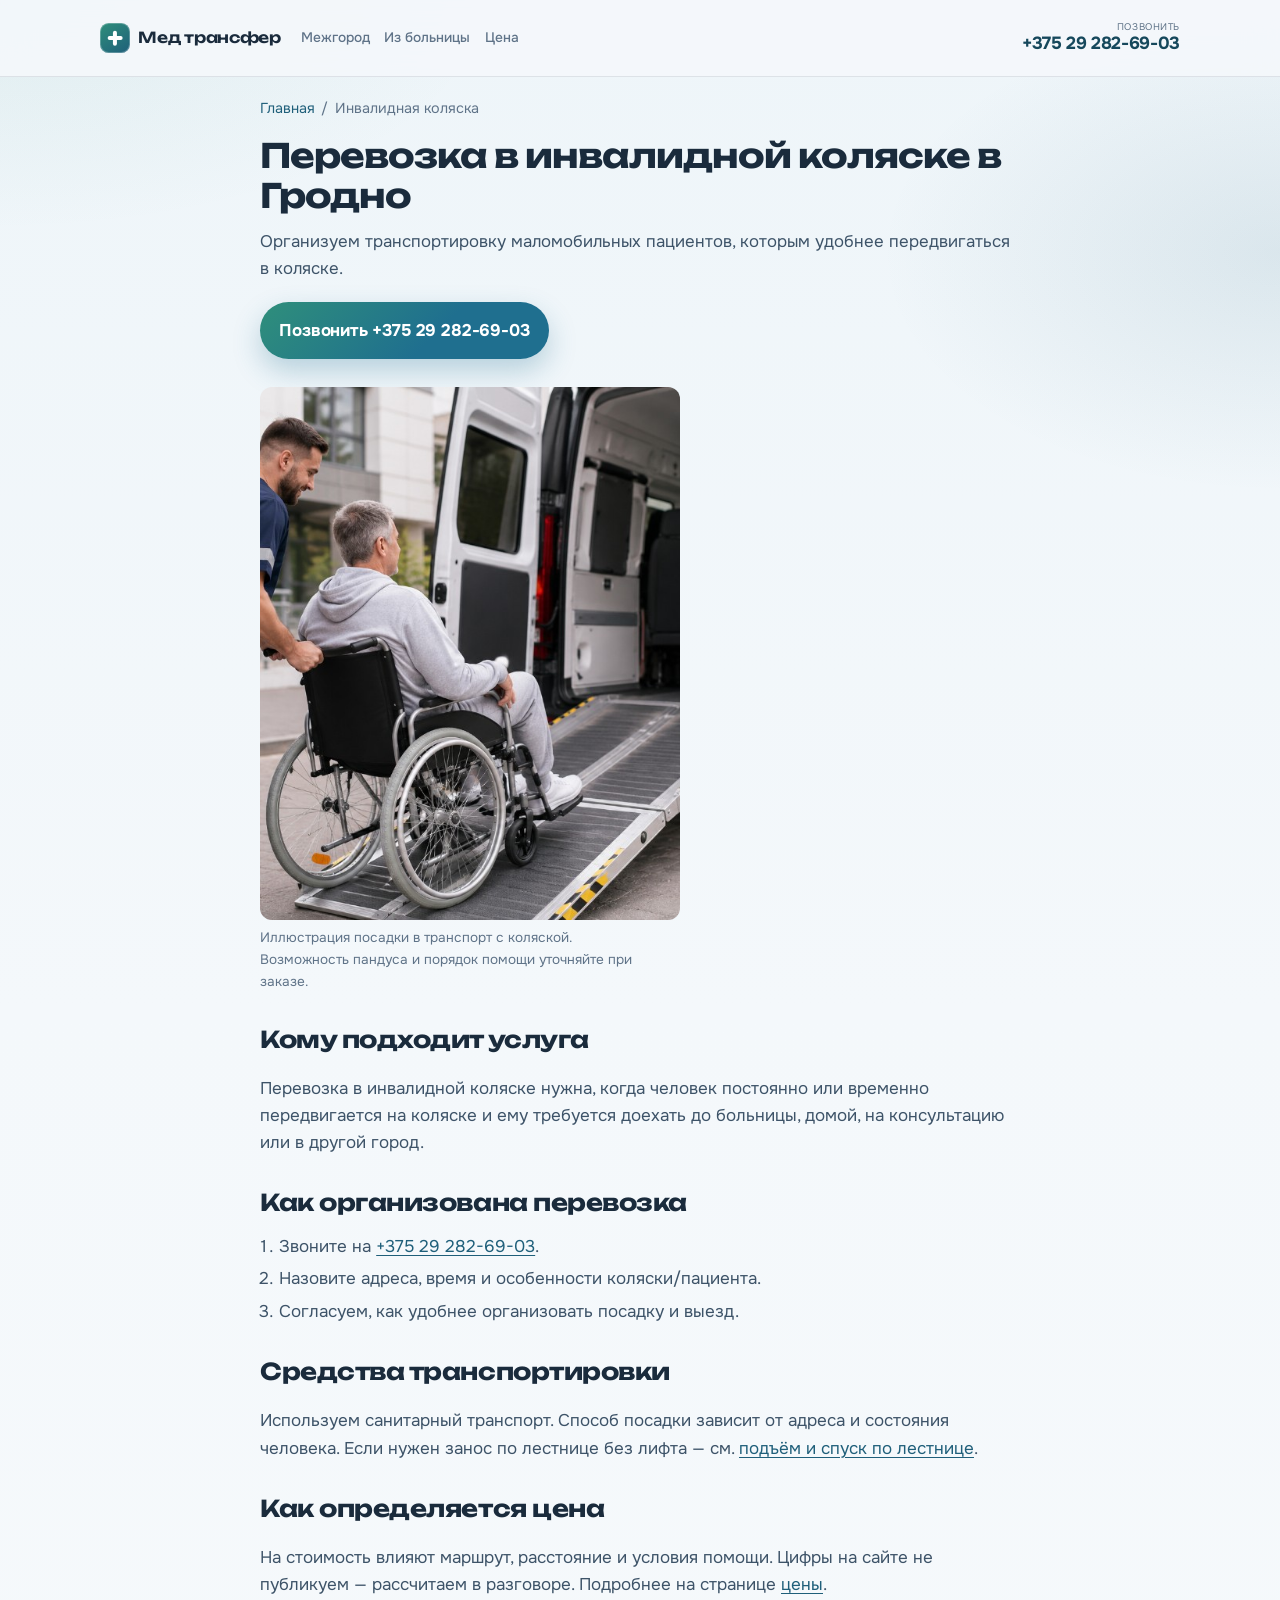
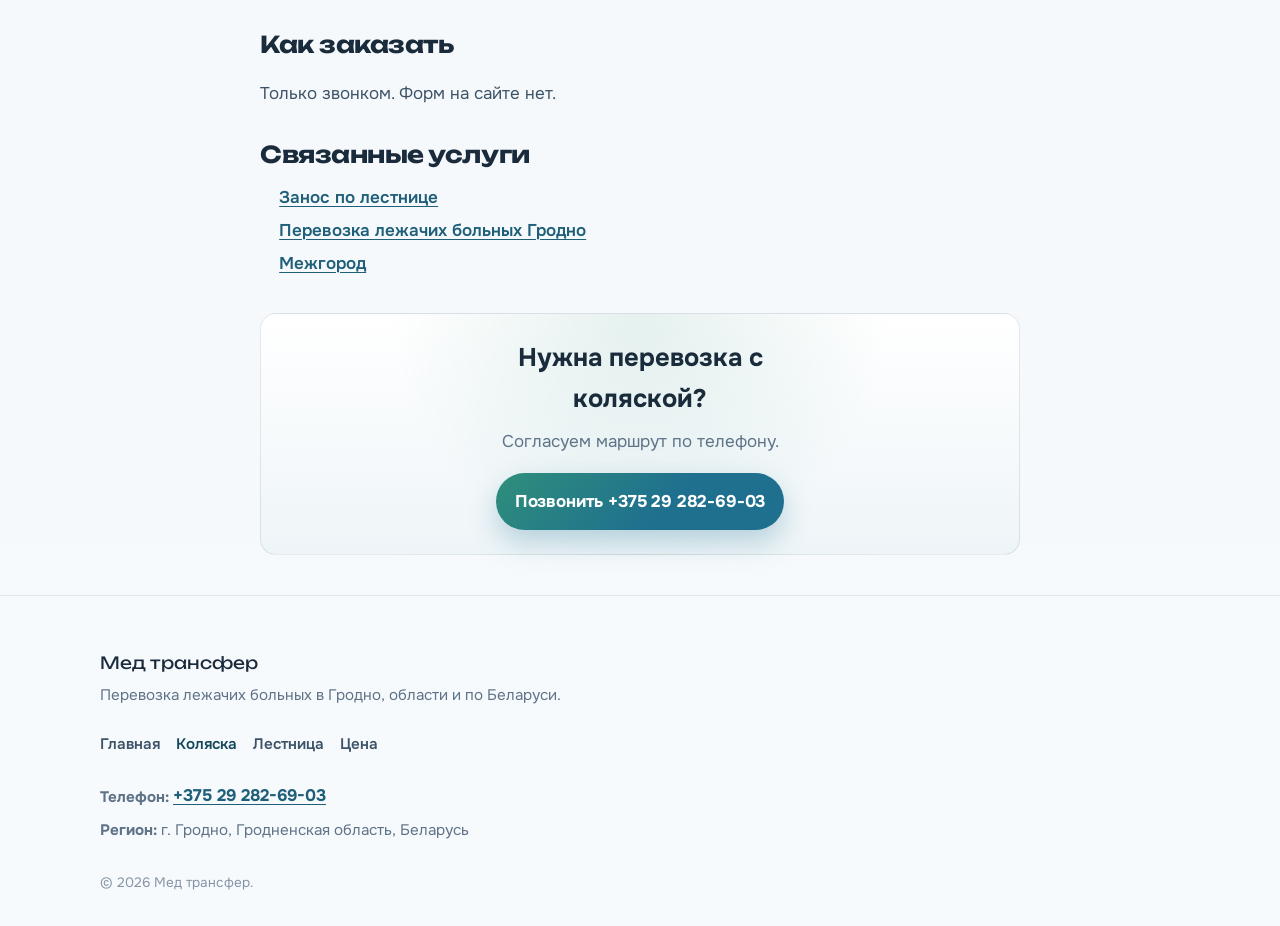
<file: invalidnaya-kolyaska/index.html>
<!DOCTYPE html>
<html lang="ru">
<head>
  <script async src="https://www.googletagmanager.com/gtag/js?id=G-Q1MEY4XK43"></script>
  <script>
    window.dataLayer = window.dataLayer || [];
    function gtag(){dataLayer.push(arguments);}
    gtag('js', new Date());
    gtag('config', 'G-Q1MEY4XK43');
    gtag('config', 'GTM-NPW7PMXN');
  </script>
  <!-- Yandex.Metrika counter -->
  <script type="text/javascript">
    (function(m,e,t,r,i,k,a){
        m[i]=m[i]||function(){(m[i].a=m[i].a||[]).push(arguments)};
        m[i].l=1*new Date();
        for (var j = 0; j < document.scripts.length; j++) {if (document.scripts[j].src === r) { return; }}
        k=e.createElement(t),a=e.getElementsByTagName(t)[0],k.async=1,k.src=r,a.parentNode.insertBefore(k,a)
    })(window, document,'script','https://mc.yandex.ru/metrika/tag.js?id=114149407', 'ym');
    ym(114149407, 'init', {ssr:true, webvisor:true, clickmap:true, ecommerce:"dataLayer", referrer: document.referrer, url: location.href, accurateTrackBounce:true, trackLinks:true});
  </script>
  <noscript><div><img src="https://mc.yandex.ru/watch/114149407" style="position:absolute; left:-9999px;" alt="" /></div></noscript>
  <!-- /Yandex.Metrika counter -->

  <!-- Yandex.Metrika counter -->
  <script type="text/javascript">
    (function(m,e,t,r,i,k,a){
        m[i]=m[i]||function(){(m[i].a=m[i].a||[]).push(arguments)};
        m[i].l=1*new Date();
        for (var j = 0; j < document.scripts.length; j++) {if (document.scripts[j].src === r) { return; }}
        k=e.createElement(t),a=e.getElementsByTagName(t)[0],k.async=1,k.src=r,a.parentNode.insertBefore(k,a)
    })(window, document,'script','https://mc.yandex.ru/metrika/tag.js?id=114180664', 'ym');

    ym(114180664, 'init', {ssr:true, webvisor:true, clickmap:true, ecommerce:"dataLayer", referrer: document.referrer, url: location.href, accurateTrackBounce:true, trackLinks:true});
  </script>
  <noscript><div><img src="https://mc.yandex.ru/watch/114180664" style="position:absolute; left:-9999px;" alt="" /></div></noscript>
  <!-- /Yandex.Metrika counter -->

  <meta charset="UTF-8">
  <meta name="viewport" content="width=device-width, initial-scale=1, maximum-scale=5, viewport-fit=cover">
  <title>Перевозка в инвалидной коляске Гродно — Мед трансфер</title>
  <meta name="description" content="Перевозка пользователей инвалидных колясок в Гродно и по Беларуси. Согласуем посадку и маршрут по телефону +375 29 282-69-03.">
  <meta name="robots" content="index, follow, max-image-preview:large, max-snippet:-1">
  <link rel="canonical" href="https://www.medtransfer.by/invalidnaya-kolyaska/">
  <link rel="alternate" hreflang="ru" href="https://www.medtransfer.by/invalidnaya-kolyaska/">
  <link rel="alternate" hreflang="ru-BY" href="https://www.medtransfer.by/invalidnaya-kolyaska/">
  <link rel="alternate" hreflang="x-default" href="https://www.medtransfer.by/invalidnaya-kolyaska/">

  <meta property="og:locale" content="ru_BY">
  <meta property="og:type" content="website">
  <meta property="og:site_name" content="Мед трансфер">
  <meta property="og:title" content="Перевозка в инвалидной коляске Гродно">
  <meta property="og:description" content="Транспортировка маломобильных пациентов в коляске. Телефон +375 29 282-69-03.">
  <meta property="og:url" content="https://www.medtransfer.by/invalidnaya-kolyaska/">
  <meta property="og:image" content="https://www.medtransfer.by/care-wheelchair.jpg">

  <meta name="theme-color" content="#EAF2F6">
  <link rel="icon" href="/favicon.ico" sizes="any">
  <link rel="icon" type="image/png" sizes="32x32" href="/favicon-32x32.png">
  <link rel="apple-touch-icon" href="/apple-touch-icon.png">
  <link rel="stylesheet" href="https://fonts.googleapis.com/css2?family=Onest:wght@400;500;600;700&family=Unbounded:wght@500;600;700&display=swap">
  <link rel="stylesheet" href="/styles.css">

  <script type="application/ld+json">
  {
    "@context": "https://schema.org",
    "@graph": [
      {
        "@type": "Service",
        "name": "Перевозка в инвалидной коляске",
        "provider": {"@id": "https://www.medtransfer.by/#organization"},
        "areaServed": [{"@type": "City", "name": "Гродно"}, {"@type": "Country", "name": "Беларусь"}],
        "url": "https://www.medtransfer.by/invalidnaya-kolyaska/",
        "description": "Организация перевозки пользователей инвалидных колясок в Гродно и по Беларуси."
      },
      {
        "@type": "BreadcrumbList",
        "itemListElement": [
          {"@type": "ListItem", "position": 1, "name": "Главная", "item": "https://www.medtransfer.by/"},
          {"@type": "ListItem", "position": 2, "name": "Инвалидная коляска", "item": "https://www.medtransfer.by/invalidnaya-kolyaska/"}
        ]
      }
    ]
  }
  </script>
</head>
<body>
  <a class="skip-link" href="#main">К содержанию</a>
  <header class="site-header">
    <div class="wrap header-inner">
      <div class="header-brand-block">
        <a class="logo" href="/"><span class="logo-mark" aria-hidden="true"></span><span class="logo-text">Мед трансфер</span></a>
        <nav class="site-nav" aria-label="Разделы сайта">
          <a href="/mezhgorod/">Межгород</a>
          <a href="/iz-bolnicy-domoj/">Из больницы</a>
          <a href="/cena/">Цена</a>
        </nav>
      </div>
      <a class="header-phone" href="tel:+375292826903" aria-label="Позвонить +375 29 282-69-03">
        <span class="header-phone-text"><span class="header-phone-label">Позвонить</span><span class="header-phone-number">+375 29 282-69-03</span></span>
      </a>
    </div>
  </header>

  <main id="main" class="page">
    <div class="wrap page-wrap">
      <nav class="breadcrumbs" aria-label="Хлебные крошки">
        <a href="/">Главная</a><span aria-hidden="true">/</span><span>Инвалидная коляска</span>
      </nav>
      <header class="page-header">
        <h1>Перевозка в инвалидной коляске в Гродно</h1>
        <p class="page-lead">Организуем транспортировку маломобильных пациентов, которым удобнее передвигаться в коляске.</p>
        <a class="btn btn-call" href="tel:+375292826903"><span class="btn-label-full">Позвонить +375 29 282-69-03</span><span class="btn-label-short">Позвонить сейчас</span></a>
      </header>

      <figure class="page-figure">
        <img src="/care-wheelchair.jpg" alt="Посадка пациента в инвалидной коляске в медицинский транспорт по пандусу" width="800" height="533" loading="lazy" decoding="async">
        <figcaption>Иллюстрация посадки в транспорт с коляской. Возможность пандуса и порядок помощи уточняйте при заказе.</figcaption>
      </figure>

      <article class="prose">
        <h2>Кому подходит услуга</h2>
        <p>Перевозка в инвалидной коляске нужна, когда человек постоянно или временно передвигается на коляске и ему требуется доехать до больницы, домой, на консультацию или в другой город.</p>

        <h2>Как организована перевозка</h2>
        <ol>
          <li>Звоните на <a href="tel:+375292826903">+375 29 282-69-03</a>.</li>
          <li>Назовите адреса, время и особенности коляски/пациента.</li>
          <li>Согласуем, как удобнее организовать посадку и выезд.</li>
        </ol>

        <h2>Средства транспортировки</h2>
        <p>Используем санитарный транспорт. Способ посадки зависит от адреса и состояния человека. Если нужен занос по лестнице без лифта — см. <a href="/podjem-po-lestnice/">подъём и спуск по лестнице</a>.</p>

        <h2>Как определяется цена</h2>
        <p>На стоимость влияют маршрут, расстояние и условия помощи. Цифры на сайте не публикуем — рассчитаем в разговоре. Подробнее на странице <a href="/cena/">цены</a>.</p>

        <h2>Как заказать</h2>
        <p>Только звонком. Форм на сайте нет.</p>

        <h2>Связанные услуги</h2>
        <ul class="related-list">
          <li><a href="/podjem-po-lestnice/">Занос по лестнице</a></li>
          <li><a href="/">Перевозка лежачих больных Гродно</a></li>
          <li><a href="/mezhgorod/">Межгород</a></li>
        </ul>
      </article>

      <section class="page-cta">
        <h2>Нужна перевозка с коляской?</h2>
        <p>Согласуем маршрут по телефону.</p>
        <a class="btn btn-call btn-large" href="tel:+375292826903">Позвонить +375 29 282-69-03</a>
      </section>
    </div>
  </main>

  <footer class="site-footer">
    <div class="wrap footer-inner">
      <div class="footer-brand"><p class="footer-name">Мед трансфер</p><p>Перевозка лежачих больных в Гродно, области и по Беларуси.</p></div>
      <nav class="footer-nav" aria-label="Навигация в подвале">
        <a href="/">Главная</a>
        <a href="/invalidnaya-kolyaska/" aria-current="page">Коляска</a>
        <a href="/podjem-po-lestnice/">Лестница</a>
        <a href="/cena/">Цена</a>
      </nav>
      <div class="footer-contacts">
        <p><strong>Телефон:</strong> <a href="tel:+375292826903">+375 29 282-69-03</a></p>
        <p><strong>Регион:</strong> г. Гродно, Гродненская область, Беларусь</p>
      </div>
      <p class="footer-copy">© <span id="year">2026</span> Мед трансфер.</p>
    </div>
  </footer>
  <div class="mobile-call-bar"><div class="mobile-call-bar-inner"><a class="btn btn-call btn-bar" href="tel:+375292826903"><span class="bar-text"><span class="bar-action">Позвонить сейчас</span><span class="bar-number">+375 29 282-69-03</span></span></a></div></div>
  <script src="/script.js" defer></script>
</body>
</html>
</file>
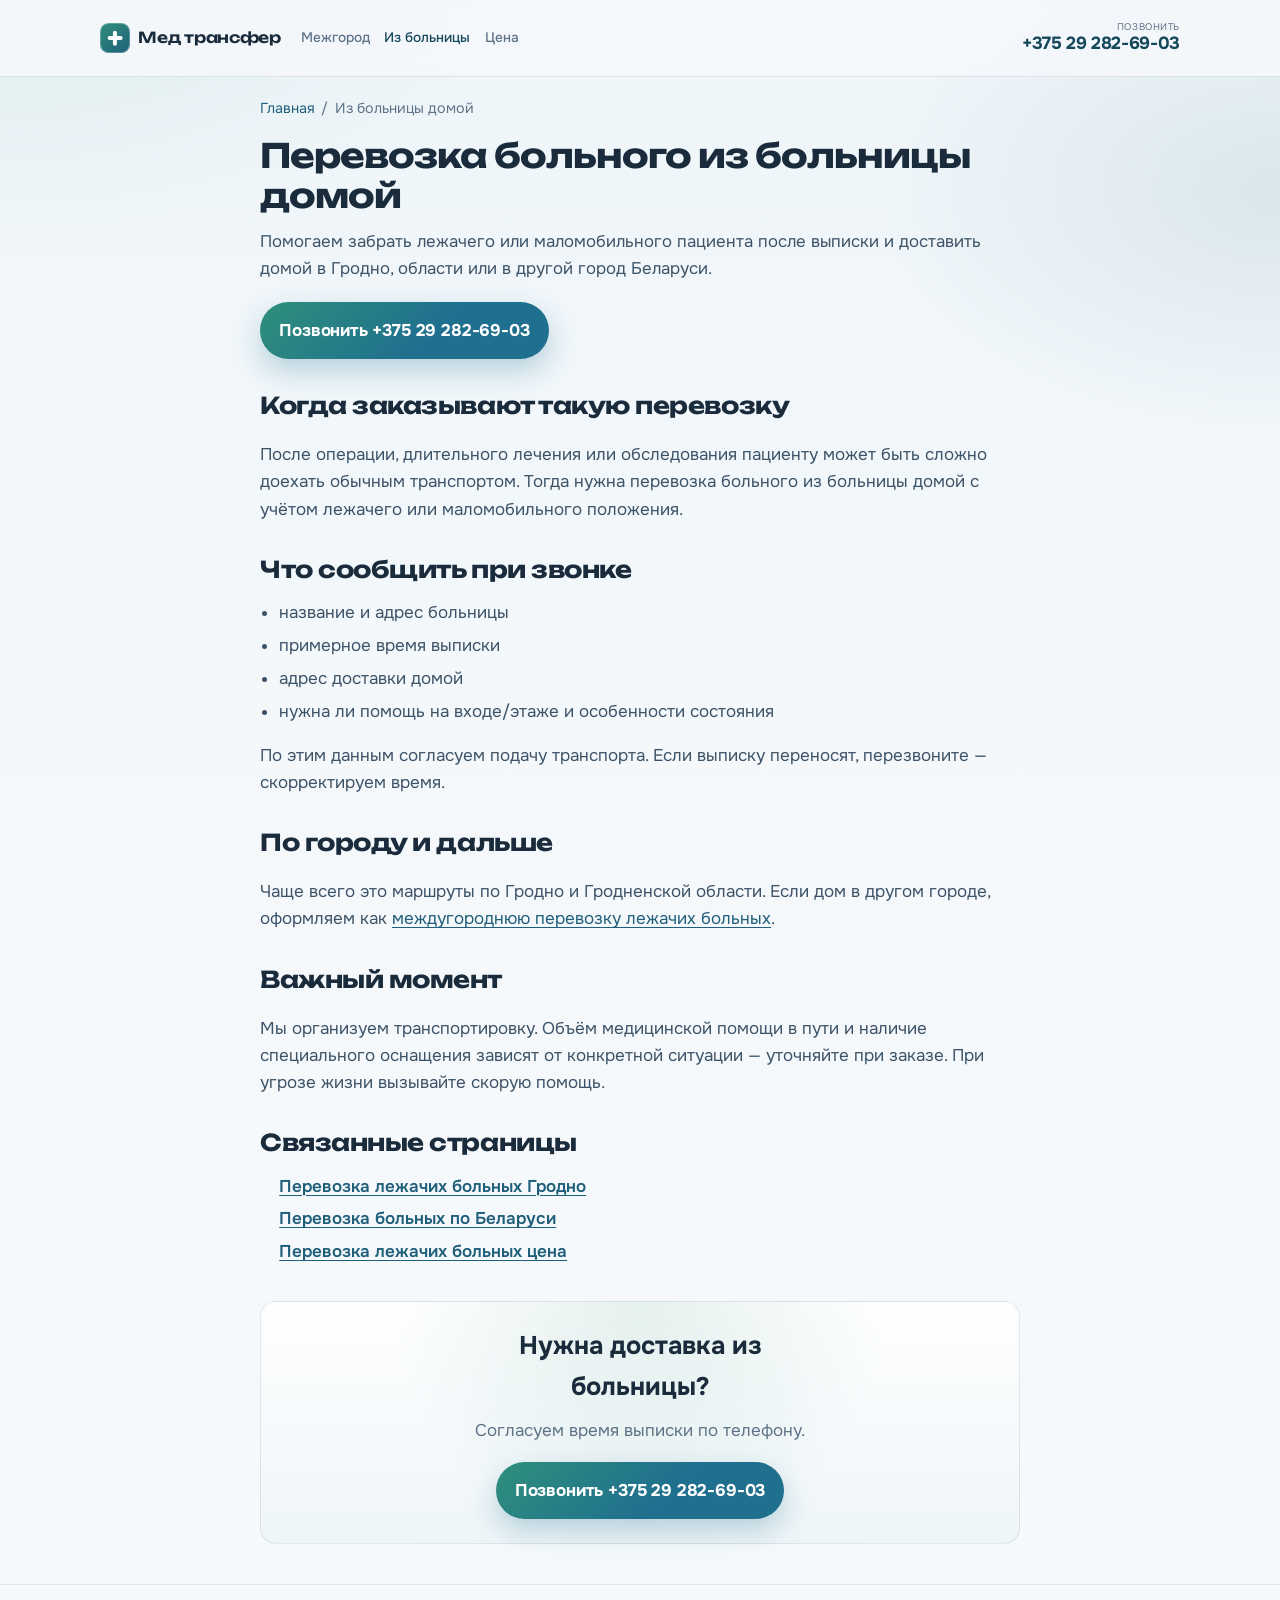
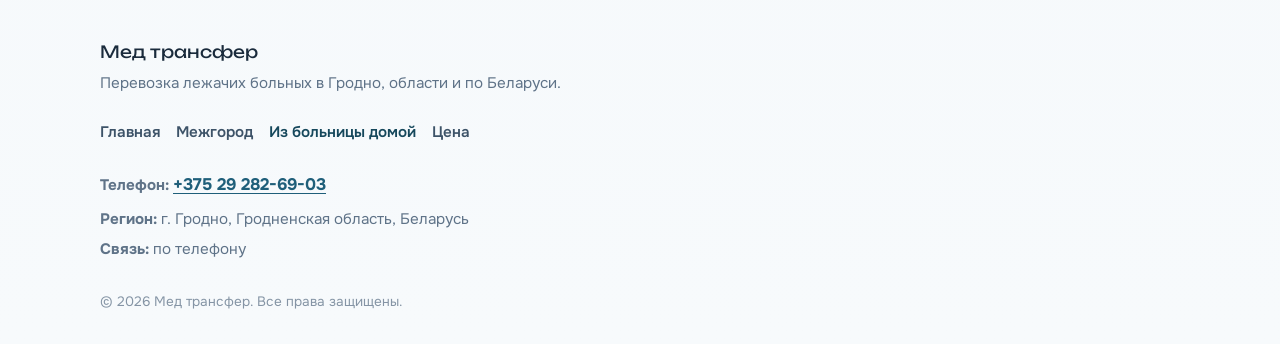
<file: iz-bolnicy-domoj/index.html>
<!DOCTYPE html>
<html lang="ru">
<head>
  <script async src="https://www.googletagmanager.com/gtag/js?id=G-Q1MEY4XK43"></script>
  <script>
    window.dataLayer = window.dataLayer || [];
    function gtag(){dataLayer.push(arguments);}
    gtag('js', new Date());
    gtag('config', 'G-Q1MEY4XK43');
    gtag('config', 'GTM-NPW7PMXN');
  </script>

  <!-- Yandex.Metrika counter -->
  <script type="text/javascript">
    (function(m,e,t,r,i,k,a){
        m[i]=m[i]||function(){(m[i].a=m[i].a||[]).push(arguments)};
        m[i].l=1*new Date();
        for (var j = 0; j < document.scripts.length; j++) {if (document.scripts[j].src === r) { return; }}
        k=e.createElement(t),a=e.getElementsByTagName(t)[0],k.async=1,k.src=r,a.parentNode.insertBefore(k,a)
    })(window, document,'script','https://mc.yandex.ru/metrika/tag.js?id=114149407', 'ym');

    ym(114149407, 'init', {ssr:true, webvisor:true, clickmap:true, ecommerce:"dataLayer", referrer: document.referrer, url: location.href, accurateTrackBounce:true, trackLinks:true});
  </script>
  <noscript><div><img src="https://mc.yandex.ru/watch/114149407" style="position:absolute; left:-9999px;" alt="" /></div></noscript>
  <!-- /Yandex.Metrika counter -->

  <!-- Yandex.Metrika counter -->
  <script type="text/javascript">
    (function(m,e,t,r,i,k,a){
        m[i]=m[i]||function(){(m[i].a=m[i].a||[]).push(arguments)};
        m[i].l=1*new Date();
        for (var j = 0; j < document.scripts.length; j++) {if (document.scripts[j].src === r) { return; }}
        k=e.createElement(t),a=e.getElementsByTagName(t)[0],k.async=1,k.src=r,a.parentNode.insertBefore(k,a)
    })(window, document,'script','https://mc.yandex.ru/metrika/tag.js?id=114180664', 'ym');

    ym(114180664, 'init', {ssr:true, webvisor:true, clickmap:true, ecommerce:"dataLayer", referrer: document.referrer, url: location.href, accurateTrackBounce:true, trackLinks:true});
  </script>
  <noscript><div><img src="https://mc.yandex.ru/watch/114180664" style="position:absolute; left:-9999px;" alt="" /></div></noscript>
  <!-- /Yandex.Metrika counter -->


  <meta charset="UTF-8">
  <meta name="viewport" content="width=device-width, initial-scale=1, maximum-scale=5, viewport-fit=cover">
  <title>Перевозка больного из больницы домой в Гродно — Мед трансфер</title>
  <meta name="description" content="Перевозка больного из больницы домой в Гродно и области. Согласуем время выписки и доставку. Звоните: +375 29 282-69-03.">
  <meta name="robots" content="index, follow, max-image-preview:large, max-snippet:-1">
  <link rel="canonical" href="https://www.medtransfer.by/iz-bolnicy-domoj/">
  <link rel="alternate" hreflang="ru" href="https://www.medtransfer.by/iz-bolnicy-domoj/">
  <link rel="alternate" hreflang="ru-BY" href="https://www.medtransfer.by/iz-bolnicy-domoj/">
  <link rel="alternate" hreflang="x-default" href="https://www.medtransfer.by/iz-bolnicy-domoj/">

  <meta property="og:locale" content="ru_BY">
  <meta property="og:type" content="website">
  <meta property="og:site_name" content="Мед трансфер">
  <meta property="og:title" content="Перевозка больного из больницы домой в Гродно">
  <meta property="og:description" content="Транспортировка после выписки. Телефон: +375 29 282-69-03.">
  <meta property="og:url" content="https://www.medtransfer.by/iz-bolnicy-domoj/">
  <meta property="og:image" content="https://www.medtransfer.by/og-cover.svg">

  <meta name="theme-color" content="#EAF2F6">
  <link rel="icon" href="/favicon.ico" sizes="any">
  <link rel="icon" type="image/png" sizes="32x32" href="/favicon-32x32.png">
  <link rel="icon" type="image/png" sizes="16x16" href="/favicon-16x16.png">
  <link rel="icon" href="/favicon.svg" type="image/svg+xml">
  <link rel="apple-touch-icon" href="/apple-touch-icon.png">
  <link rel="manifest" href="/site.webmanifest">
  <link rel="preconnect" href="https://fonts.googleapis.com">
  <link rel="preconnect" href="https://fonts.gstatic.com" crossorigin>
  <link rel="stylesheet" href="https://fonts.googleapis.com/css2?family=Onest:wght@400;500;600;700&family=Unbounded:wght@500;600;700&display=swap">
  <link rel="stylesheet" href="/styles.css">

  <script type="application/ld+json">
  {
    "@context": "https://schema.org",
    "@graph": [
      {
        "@type": "Service",
        "@id": "https://www.medtransfer.by/iz-bolnicy-domoj/#service",
        "name": "Перевозка больного из больницы домой",
        "serviceType": "Перевозка больного из больницы домой",
        "provider": {"@id": "https://www.medtransfer.by/#organization"},
        "areaServed": [
          {"@type": "City", "name": "Гродно"},
          {"@type": "AdministrativeArea", "name": "Гродненская область"}
        ],
        "url": "https://www.medtransfer.by/iz-bolnicy-domoj/",
        "description": "Организация перевозки лежачего или маломобильного пациента из больницы домой в Гродно и области."
      },
      {
        "@type": "WebPage",
        "@id": "https://www.medtransfer.by/iz-bolnicy-domoj/#webpage",
        "url": "https://www.medtransfer.by/iz-bolnicy-domoj/",
        "name": "Перевозка больного из больницы домой в Гродно — Мед трансфер",
        "isPartOf": {"@id": "https://www.medtransfer.by/#website"},
        "about": {"@id": "https://www.medtransfer.by/iz-bolnicy-domoj/#service"},
        "inLanguage": "ru"
      },
      {
        "@type": "BreadcrumbList",
        "itemListElement": [
          {"@type": "ListItem", "position": 1, "name": "Главная", "item": "https://www.medtransfer.by/"},
          {"@type": "ListItem", "position": 2, "name": "Из больницы домой", "item": "https://www.medtransfer.by/iz-bolnicy-domoj/"}
        ]
      }
    ]
  }
  </script>
</head>
<body>
  <a class="skip-link" href="#main">К содержанию</a>

  <header class="site-header" id="top">
    <div class="wrap header-inner">
      <div class="header-brand-block">
        <a class="logo" href="/" aria-label="Мед трансфер — на главную">
          <span class="logo-mark" aria-hidden="true"></span>
          <span class="logo-text">Мед трансфер</span>
        </a>
        <nav class="site-nav" aria-label="Разделы сайта">
          <a href="/mezhgorod/">Межгород</a>
          <a href="/iz-bolnicy-domoj/" aria-current="page">Из больницы</a>
          <a href="/cena/">Цена</a>
        </nav>
      </div>
      <a class="header-phone" href="tel:+375292826903" aria-label="Позвонить +375 29 282-69-03">
        <span class="header-phone-icon" aria-hidden="true">
          <svg width="18" height="18" viewBox="0 0 24 24" fill="none"><path d="M7.5 3.5c.6-.6 1.6-.6 2.1 0l2 2c.6.6.6 1.5 0 2.1l-1.2 1.2a12.4 12.4 0 0 0 5.8 5.8l1.2-1.2c.6-.6 1.5-.6 2.1 0l2 2c.6.6.6 1.5 0 2.1l-1.4 1.4c-.6.6-1.5.8-2.3.5A18.9 18.9 0 0 1 5.1 6.2c-.3-.8-.1-1.7.5-2.3L7.5 3.5Z" fill="currentColor"/></svg>
        </span>
        <span class="header-phone-text">
          <span class="header-phone-label">Позвонить</span>
          <span class="header-phone-number">+375 29 282-69-03</span>
        </span>
      </a>
    </div>
  </header>

  <main id="main" class="page">
    <div class="wrap page-wrap">
      <nav class="breadcrumbs" aria-label="Хлебные крошки">
        <a href="/">Главная</a>
        <span aria-hidden="true">/</span>
        <span>Из больницы домой</span>
      </nav>

      <header class="page-header">
        <h1>Перевозка больного из больницы домой</h1>
        <p class="page-lead">Помогаем забрать лежачего или маломобильного пациента после выписки и доставить домой в Гродно, области или в другой город Беларуси.</p>
        <a class="btn btn-call" href="tel:+375292826903">
          <span class="btn-label-full">Позвонить +375 29 282-69-03</span>
          <span class="btn-label-short">Позвонить сейчас</span>
        </a>
      </header>

      <article class="prose">
        <h2>Когда заказывают такую перевозку</h2>
        <p>После операции, длительного лечения или обследования пациенту может быть сложно доехать обычным транспортом. Тогда нужна перевозка больного из больницы домой с учётом лежачего или маломобильного положения.</p>

        <h2>Что сообщить при звонке</h2>
        <ul>
          <li>название и адрес больницы</li>
          <li>примерное время выписки</li>
          <li>адрес доставки домой</li>
          <li>нужна ли помощь на входе/этаже и особенности состояния</li>
        </ul>
        <p>По этим данным согласуем подачу транспорта. Если выписку переносят, перезвоните — скорректируем время.</p>

        <h2>По городу и дальше</h2>
        <p>Чаще всего это маршруты по Гродно и Гродненской области. Если дом в другом городе, оформляем как <a href="/mezhgorod/">междугороднюю перевозку лежачих больных</a>.</p>

        <h2>Важный момент</h2>
        <p>Мы организуем транспортировку. Объём медицинской помощи в пути и наличие специального оснащения зависят от конкретной ситуации — уточняйте при заказе. При угрозе жизни вызывайте скорую помощь.</p>

        <h2>Связанные страницы</h2>
        <ul class="related-list">
          <li><a href="/">Перевозка лежачих больных Гродно</a></li>
          <li><a href="/mezhgorod/">Перевозка больных по Беларуси</a></li>
          <li><a href="/cena/">Перевозка лежачих больных цена</a></li>
        </ul>
      </article>

      <section class="page-cta" aria-labelledby="hosp-cta">
        <h2 id="hosp-cta">Нужна доставка из больницы?</h2>
        <p>Согласуем время выписки по телефону.</p>
        <a class="btn btn-call btn-large" href="tel:+375292826903">Позвонить +375 29 282-69-03</a>
      </section>
    </div>
  </main>

  <footer class="site-footer">
    <div class="wrap footer-inner">
      <div class="footer-brand">
        <p class="footer-name">Мед трансфер</p>
        <p>Перевозка лежачих больных в Гродно, области и по Беларуси.</p>
      </div>
      <nav class="footer-nav" aria-label="Навигация в подвале">
        <a href="/">Главная</a>
        <a href="/mezhgorod/">Межгород</a>
        <a href="/iz-bolnicy-domoj/" aria-current="page">Из больницы домой</a>
        <a href="/cena/">Цена</a>
      </nav>
      <div class="footer-contacts">
        <p><strong>Телефон:</strong> <a href="tel:+375292826903">+375 29 282-69-03</a></p>
        <p><strong>Регион:</strong> г. Гродно, Гродненская область, Беларусь</p>
        <p><strong>Связь:</strong> по телефону</p>
      </div>
      <p class="footer-copy">© <span id="year">2026</span> Мед трансфер. Все права защищены.</p>
    </div>
  </footer>

  <div class="mobile-call-bar" role="region" aria-label="Быстрый звонок">
    <div class="mobile-call-bar-inner">
      <a class="btn btn-call btn-bar" href="tel:+375292826903">
        <span class="bar-text">
          <span class="bar-action">Позвонить сейчас</span>
          <span class="bar-number">+375 29 282-69-03</span>
        </span>
      </a>
    </div>
  </div>

  <script src="/script.js" defer></script>
</body>
</html>
</file>
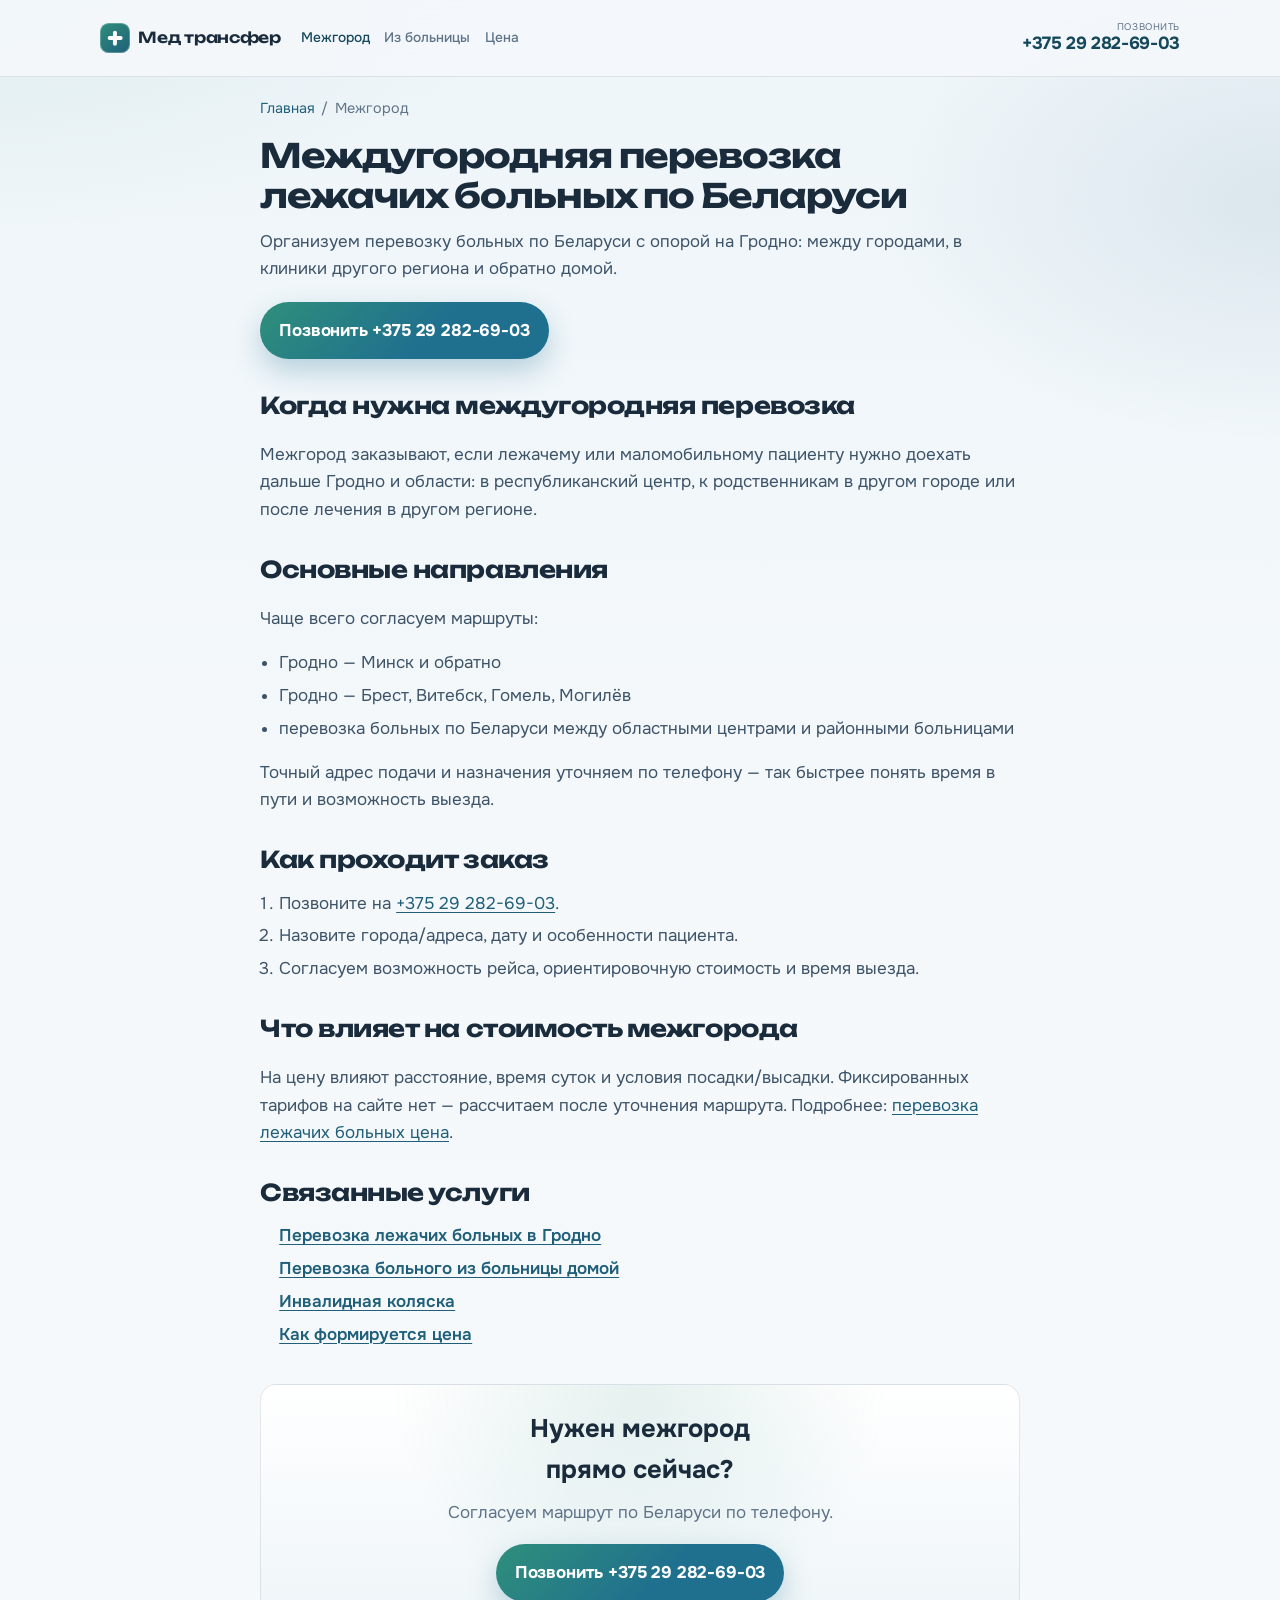
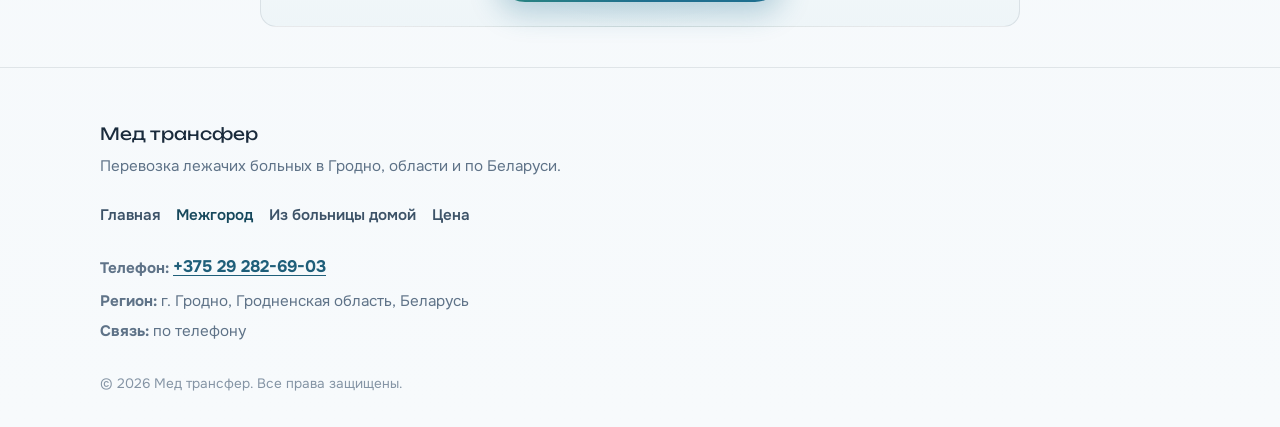
<file: mezhgorod/index.html>
<!DOCTYPE html>
<html lang="ru">
<head>
  <script async src="https://www.googletagmanager.com/gtag/js?id=G-Q1MEY4XK43"></script>
  <script>
    window.dataLayer = window.dataLayer || [];
    function gtag(){dataLayer.push(arguments);}
    gtag('js', new Date());
    gtag('config', 'G-Q1MEY4XK43');
    gtag('config', 'GTM-NPW7PMXN');
  </script>

  <!-- Yandex.Metrika counter -->
  <script type="text/javascript">
    (function(m,e,t,r,i,k,a){
        m[i]=m[i]||function(){(m[i].a=m[i].a||[]).push(arguments)};
        m[i].l=1*new Date();
        for (var j = 0; j < document.scripts.length; j++) {if (document.scripts[j].src === r) { return; }}
        k=e.createElement(t),a=e.getElementsByTagName(t)[0],k.async=1,k.src=r,a.parentNode.insertBefore(k,a)
    })(window, document,'script','https://mc.yandex.ru/metrika/tag.js?id=114149407', 'ym');

    ym(114149407, 'init', {ssr:true, webvisor:true, clickmap:true, ecommerce:"dataLayer", referrer: document.referrer, url: location.href, accurateTrackBounce:true, trackLinks:true});
  </script>
  <noscript><div><img src="https://mc.yandex.ru/watch/114149407" style="position:absolute; left:-9999px;" alt="" /></div></noscript>
  <!-- /Yandex.Metrika counter -->

  <!-- Yandex.Metrika counter -->
  <script type="text/javascript">
    (function(m,e,t,r,i,k,a){
        m[i]=m[i]||function(){(m[i].a=m[i].a||[]).push(arguments)};
        m[i].l=1*new Date();
        for (var j = 0; j < document.scripts.length; j++) {if (document.scripts[j].src === r) { return; }}
        k=e.createElement(t),a=e.getElementsByTagName(t)[0],k.async=1,k.src=r,a.parentNode.insertBefore(k,a)
    })(window, document,'script','https://mc.yandex.ru/metrika/tag.js?id=114180664', 'ym');

    ym(114180664, 'init', {ssr:true, webvisor:true, clickmap:true, ecommerce:"dataLayer", referrer: document.referrer, url: location.href, accurateTrackBounce:true, trackLinks:true});
  </script>
  <noscript><div><img src="https://mc.yandex.ru/watch/114180664" style="position:absolute; left:-9999px;" alt="" /></div></noscript>
  <!-- /Yandex.Metrika counter -->


  <meta charset="UTF-8">
  <meta name="viewport" content="width=device-width, initial-scale=1, maximum-scale=5, viewport-fit=cover">
  <title>Междугородняя перевозка лежачих больных по Беларуси — Мед трансфер</title>
  <meta name="description" content="Междугородняя перевозка лежачих больных по Беларуси из Гродно: Минск и другие города. Согласуйте маршрут по телефону +375 29 282-69-03.">
  <meta name="robots" content="index, follow, max-image-preview:large, max-snippet:-1">
  <link rel="canonical" href="https://www.medtransfer.by/mezhgorod/">
  <link rel="alternate" hreflang="ru" href="https://www.medtransfer.by/mezhgorod/">
  <link rel="alternate" hreflang="ru-BY" href="https://www.medtransfer.by/mezhgorod/">
  <link rel="alternate" hreflang="x-default" href="https://www.medtransfer.by/mezhgorod/">

  <meta property="og:locale" content="ru_BY">
  <meta property="og:type" content="website">
  <meta property="og:site_name" content="Мед трансфер">
  <meta property="og:title" content="Междугородняя перевозка лежачих больных по Беларуси">
  <meta property="og:description" content="Перевозка больных по Беларуси из Гродно. Звоните +375 29 282-69-03.">
  <meta property="og:url" content="https://www.medtransfer.by/mezhgorod/">
  <meta property="og:image" content="https://www.medtransfer.by/og-cover.svg">

  <meta name="theme-color" content="#EAF2F6">
  <link rel="icon" href="/favicon.ico" sizes="any">
  <link rel="icon" type="image/png" sizes="32x32" href="/favicon-32x32.png">
  <link rel="icon" type="image/png" sizes="16x16" href="/favicon-16x16.png">
  <link rel="icon" href="/favicon.svg" type="image/svg+xml">
  <link rel="apple-touch-icon" href="/apple-touch-icon.png">
  <link rel="manifest" href="/site.webmanifest">
  <link rel="preconnect" href="https://fonts.googleapis.com">
  <link rel="preconnect" href="https://fonts.gstatic.com" crossorigin>
  <link rel="stylesheet" href="https://fonts.googleapis.com/css2?family=Onest:wght@400;500;600;700&family=Unbounded:wght@500;600;700&display=swap">
  <link rel="stylesheet" href="/styles.css">

  <script type="application/ld+json">
  {
    "@context": "https://schema.org",
    "@graph": [
      {
        "@type": "Service",
        "@id": "https://www.medtransfer.by/mezhgorod/#service",
        "name": "Междугородняя перевозка лежачих больных по Беларуси",
        "serviceType": "Междугородняя перевозка лежачих больных",
        "provider": {"@id": "https://www.medtransfer.by/#organization"},
        "areaServed": {"@type": "Country", "name": "Беларусь"},
        "url": "https://www.medtransfer.by/mezhgorod/",
        "description": "Организация междугородней перевозки лежачих и маломобильных пациентов по Беларуси с базой в Гродно."
      },
      {
        "@type": "WebPage",
        "@id": "https://www.medtransfer.by/mezhgorod/#webpage",
        "url": "https://www.medtransfer.by/mezhgorod/",
        "name": "Междугородняя перевозка лежачих больных по Беларуси — Мед трансфер",
        "isPartOf": {"@id": "https://www.medtransfer.by/#website"},
        "about": {"@id": "https://www.medtransfer.by/mezhgorod/#service"},
        "inLanguage": "ru"
      },
      {
        "@type": "BreadcrumbList",
        "itemListElement": [
          {"@type": "ListItem", "position": 1, "name": "Главная", "item": "https://www.medtransfer.by/"},
          {"@type": "ListItem", "position": 2, "name": "Межгород", "item": "https://www.medtransfer.by/mezhgorod/"}
        ]
      }
    ]
  }
  </script>
</head>
<body>
  <a class="skip-link" href="#main">К содержанию</a>

  <header class="site-header" id="top">
    <div class="wrap header-inner">
      <div class="header-brand-block">
        <a class="logo" href="/" aria-label="Мед трансфер — на главную">
          <span class="logo-mark" aria-hidden="true"></span>
          <span class="logo-text">Мед трансфер</span>
        </a>
        <nav class="site-nav" aria-label="Разделы сайта">
          <a href="/mezhgorod/" aria-current="page">Межгород</a>
          <a href="/iz-bolnicy-domoj/">Из больницы</a>
          <a href="/cena/">Цена</a>
        </nav>
      </div>
      <a class="header-phone" href="tel:+375292826903" aria-label="Позвонить +375 29 282-69-03">
        <span class="header-phone-icon" aria-hidden="true">
          <svg width="18" height="18" viewBox="0 0 24 24" fill="none"><path d="M7.5 3.5c.6-.6 1.6-.6 2.1 0l2 2c.6.6.6 1.5 0 2.1l-1.2 1.2a12.4 12.4 0 0 0 5.8 5.8l1.2-1.2c.6-.6 1.5-.6 2.1 0l2 2c.6.6.6 1.5 0 2.1l-1.4 1.4c-.6.6-1.5.8-2.3.5A18.9 18.9 0 0 1 5.1 6.2c-.3-.8-.1-1.7.5-2.3L7.5 3.5Z" fill="currentColor"/></svg>
        </span>
        <span class="header-phone-text">
          <span class="header-phone-label">Позвонить</span>
          <span class="header-phone-number">+375 29 282-69-03</span>
        </span>
      </a>
    </div>
  </header>

  <main id="main" class="page">
    <div class="wrap page-wrap">
      <nav class="breadcrumbs" aria-label="Хлебные крошки">
        <a href="/">Главная</a>
        <span aria-hidden="true">/</span>
        <span>Межгород</span>
      </nav>

      <header class="page-header">
        <h1>Междугородняя перевозка лежачих больных по Беларуси</h1>
        <p class="page-lead">Организуем перевозку больных по Беларуси с опорой на Гродно: между городами, в клиники другого региона и обратно домой.</p>
        <a class="btn btn-call" href="tel:+375292826903">
          <span class="btn-label-full">Позвонить +375 29 282-69-03</span>
          <span class="btn-label-short">Позвонить сейчас</span>
        </a>
      </header>

      <article class="prose">
        <h2>Когда нужна междугородняя перевозка</h2>
        <p>Межгород заказывают, если лежачему или маломобильному пациенту нужно доехать дальше Гродно и области: в республиканский центр, к родственникам в другом городе или после лечения в другом регионе.</p>

        <h2>Основные направления</h2>
        <p>Чаще всего согласуем маршруты:</p>
        <ul>
          <li>Гродно — Минск и обратно</li>
          <li>Гродно — Брест, Витебск, Гомель, Могилёв</li>
          <li>перевозка больных по Беларуси между областными центрами и районными больницами</li>
        </ul>
        <p>Точный адрес подачи и назначения уточняем по телефону — так быстрее понять время в пути и возможность выезда.</p>

        <h2>Как проходит заказ</h2>
        <ol>
          <li>Позвоните на <a href="tel:+375292826903">+375 29 282-69-03</a>.</li>
          <li>Назовите города/адреса, дату и особенности пациента.</li>
          <li>Согласуем возможность рейса, ориентировочную стоимость и время выезда.</li>
        </ol>

        <h2>Что влияет на стоимость межгорода</h2>
        <p>На цену влияют расстояние, время суток и условия посадки/высадки. Фиксированных тарифов на сайте нет — рассчитаем после уточнения маршрута. Подробнее: <a href="/cena/">перевозка лежачих больных цена</a>.</p>

        <h2>Связанные услуги</h2>
        <ul class="related-list">
          <li><a href="/">Перевозка лежачих больных в Гродно</a></li>
          <li><a href="/iz-bolnicy-domoj/">Перевозка больного из больницы домой</a></li>
          <li><a href="/invalidnaya-kolyaska/">Инвалидная коляска</a></li>
          <li><a href="/cena/">Как формируется цена</a></li>
        </ul>
      </article>

      <section class="page-cta" aria-labelledby="mezh-cta">
        <h2 id="mezh-cta">Нужен межгород прямо сейчас?</h2>
        <p>Согласуем маршрут по Беларуси по телефону.</p>
        <a class="btn btn-call btn-large" href="tel:+375292826903">Позвонить +375 29 282-69-03</a>
      </section>
    </div>
  </main>

  <footer class="site-footer">
    <div class="wrap footer-inner">
      <div class="footer-brand">
        <p class="footer-name">Мед трансфер</p>
        <p>Перевозка лежачих больных в Гродно, области и по Беларуси.</p>
      </div>
      <nav class="footer-nav" aria-label="Навигация в подвале">
        <a href="/">Главная</a>
        <a href="/mezhgorod/" aria-current="page">Межгород</a>
        <a href="/iz-bolnicy-domoj/">Из больницы домой</a>
        <a href="/cena/">Цена</a>
      </nav>
      <div class="footer-contacts">
        <p><strong>Телефон:</strong> <a href="tel:+375292826903">+375 29 282-69-03</a></p>
        <p><strong>Регион:</strong> г. Гродно, Гродненская область, Беларусь</p>
        <p><strong>Связь:</strong> по телефону</p>
      </div>
      <p class="footer-copy">© <span id="year">2026</span> Мед трансфер. Все права защищены.</p>
    </div>
  </footer>

  <div class="mobile-call-bar" role="region" aria-label="Быстрый звонок">
    <div class="mobile-call-bar-inner">
      <a class="btn btn-call btn-bar" href="tel:+375292826903">
        <span class="bar-text">
          <span class="bar-action">Позвонить сейчас</span>
          <span class="bar-number">+375 29 282-69-03</span>
        </span>
      </a>
    </div>
  </div>

  <script src="/script.js" defer></script>
</body>
</html>
</file>
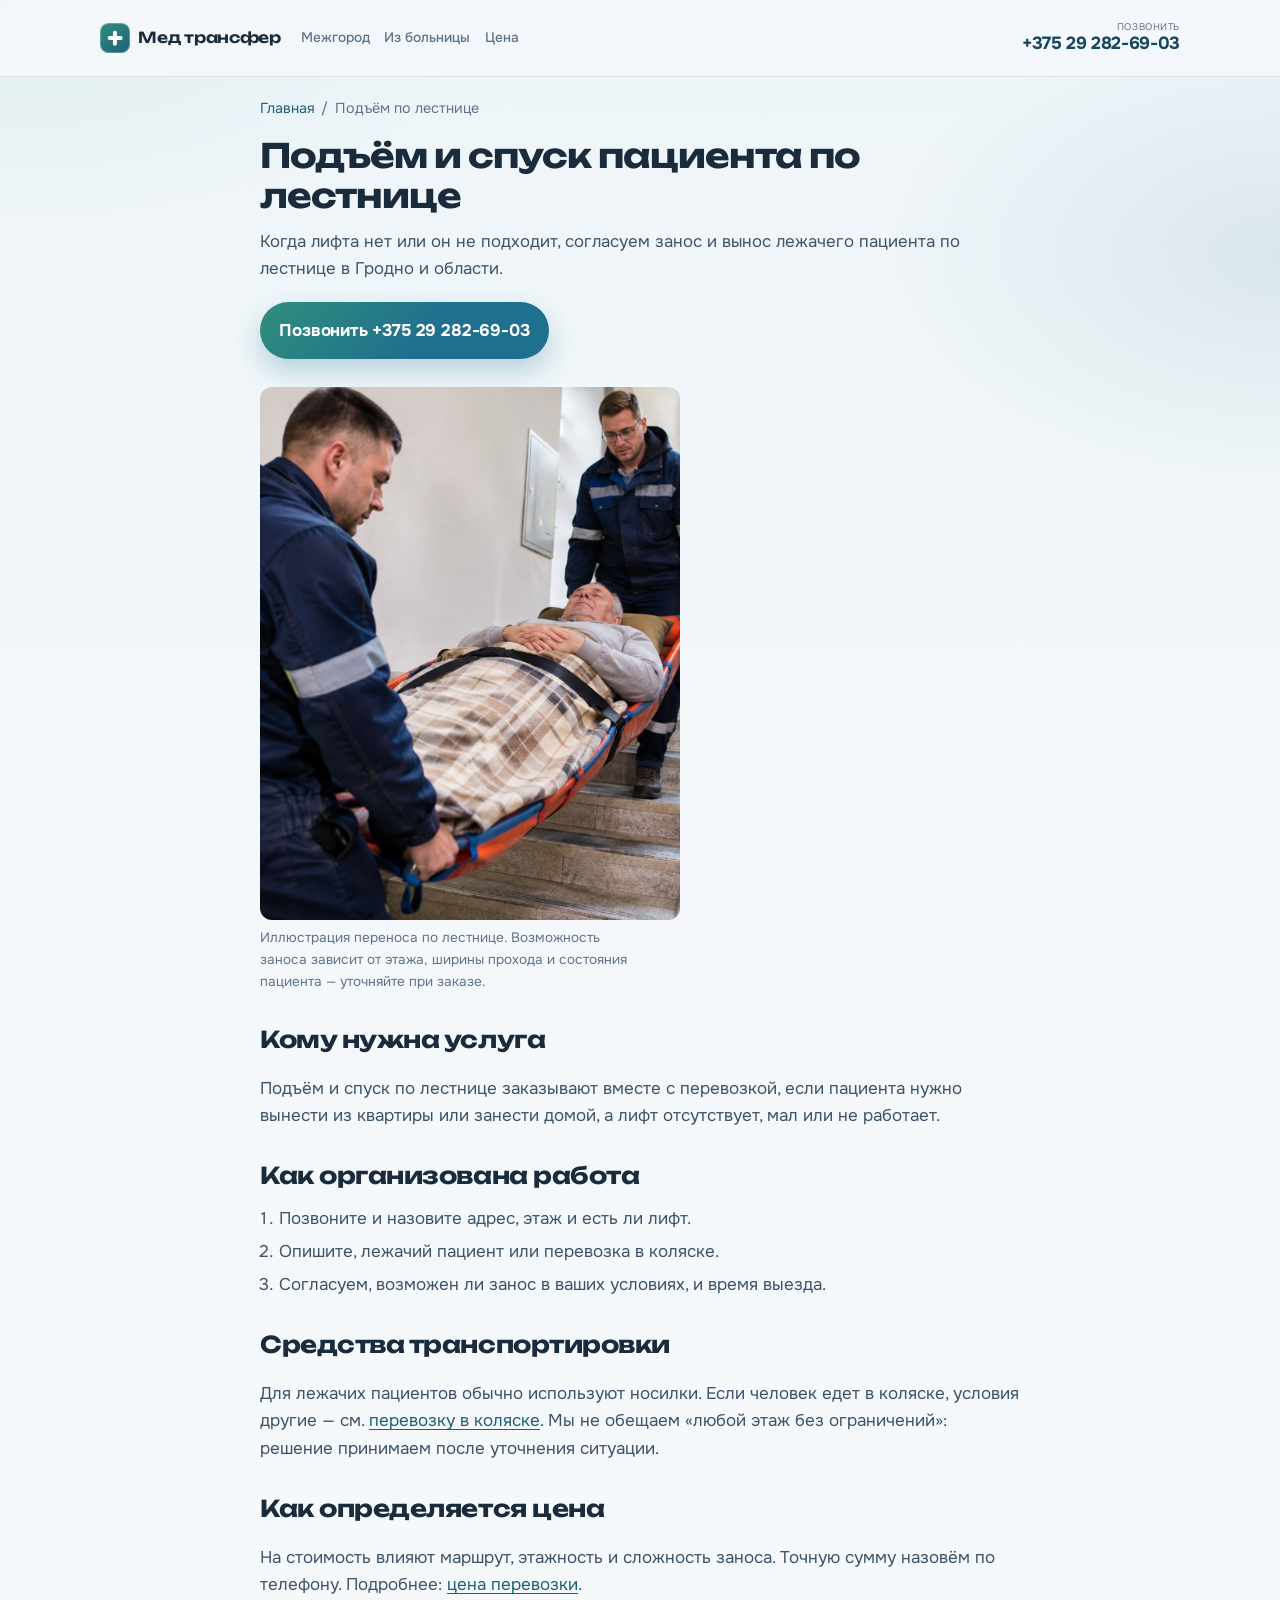
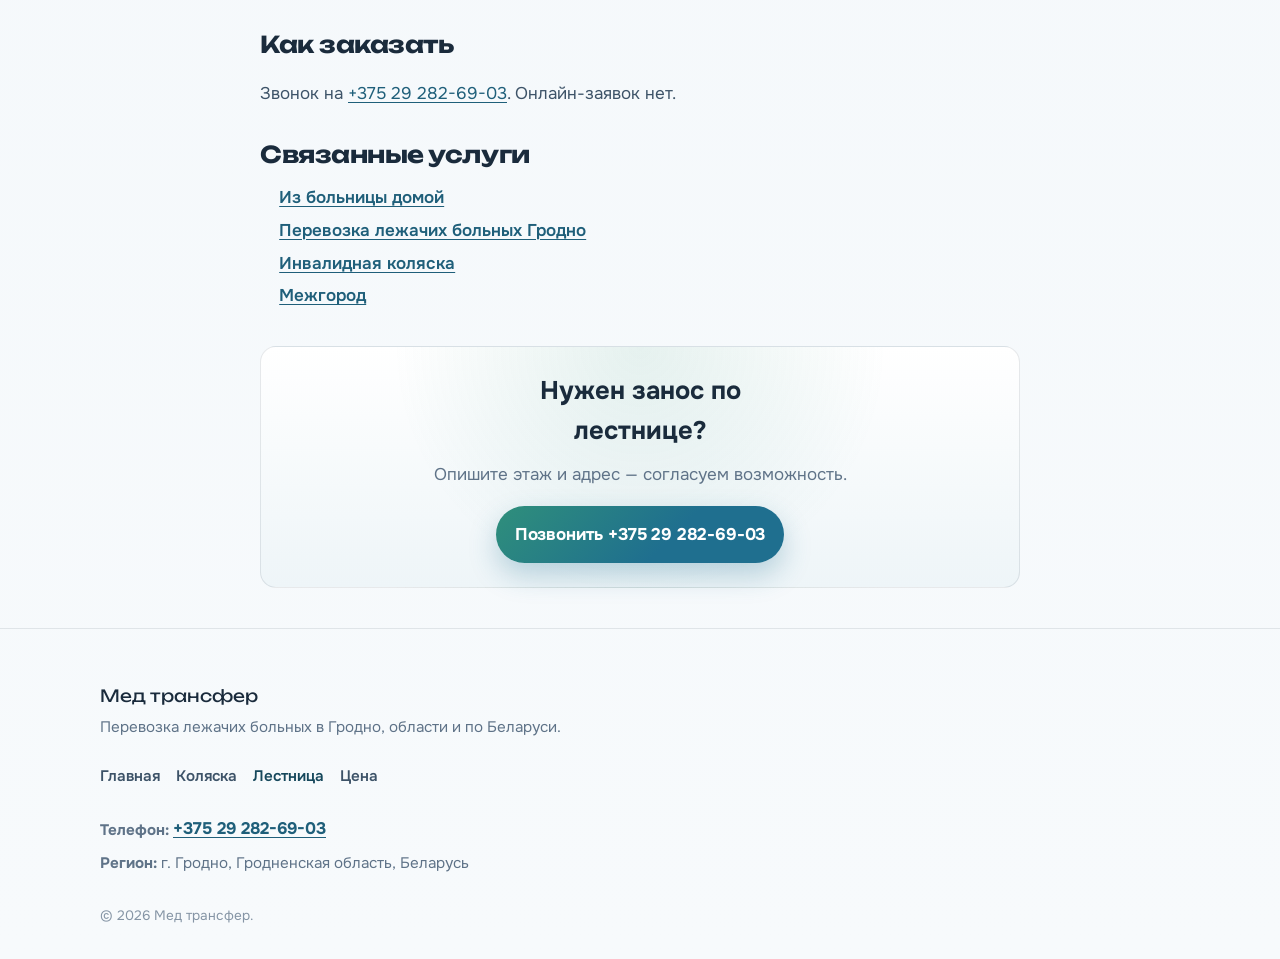
<file: podjem-po-lestnice/index.html>
<!DOCTYPE html>
<html lang="ru">
<head>
  <script async src="https://www.googletagmanager.com/gtag/js?id=G-Q1MEY4XK43"></script>
  <script>
    window.dataLayer = window.dataLayer || [];
    function gtag(){dataLayer.push(arguments);}
    gtag('js', new Date());
    gtag('config', 'G-Q1MEY4XK43');
    gtag('config', 'GTM-NPW7PMXN');
  </script>
  <!-- Yandex.Metrika counter -->
  <script type="text/javascript">
    (function(m,e,t,r,i,k,a){
        m[i]=m[i]||function(){(m[i].a=m[i].a||[]).push(arguments)};
        m[i].l=1*new Date();
        for (var j = 0; j < document.scripts.length; j++) {if (document.scripts[j].src === r) { return; }}
        k=e.createElement(t),a=e.getElementsByTagName(t)[0],k.async=1,k.src=r,a.parentNode.insertBefore(k,a)
    })(window, document,'script','https://mc.yandex.ru/metrika/tag.js?id=114149407', 'ym');
    ym(114149407, 'init', {ssr:true, webvisor:true, clickmap:true, ecommerce:"dataLayer", referrer: document.referrer, url: location.href, accurateTrackBounce:true, trackLinks:true});
  </script>
  <noscript><div><img src="https://mc.yandex.ru/watch/114149407" style="position:absolute; left:-9999px;" alt="" /></div></noscript>
  <!-- /Yandex.Metrika counter -->

  <!-- Yandex.Metrika counter -->
  <script type="text/javascript">
    (function(m,e,t,r,i,k,a){
        m[i]=m[i]||function(){(m[i].a=m[i].a||[]).push(arguments)};
        m[i].l=1*new Date();
        for (var j = 0; j < document.scripts.length; j++) {if (document.scripts[j].src === r) { return; }}
        k=e.createElement(t),a=e.getElementsByTagName(t)[0],k.async=1,k.src=r,a.parentNode.insertBefore(k,a)
    })(window, document,'script','https://mc.yandex.ru/metrika/tag.js?id=114180664', 'ym');

    ym(114180664, 'init', {ssr:true, webvisor:true, clickmap:true, ecommerce:"dataLayer", referrer: document.referrer, url: location.href, accurateTrackBounce:true, trackLinks:true});
  </script>
  <noscript><div><img src="https://mc.yandex.ru/watch/114180664" style="position:absolute; left:-9999px;" alt="" /></div></noscript>
  <!-- /Yandex.Metrika counter -->

  <meta charset="UTF-8">
  <meta name="viewport" content="width=device-width, initial-scale=1, maximum-scale=5, viewport-fit=cover">
  <title>Подъём и спуск пациента по лестнице Гродно — Мед трансфер</title>
  <meta name="description" content="Подъём и спуск лежачих больных по лестнице в Гродно: занос и вынос из квартиры. Согласуйте условия по телефону +375 29 282-69-03.">
  <meta name="robots" content="index, follow, max-image-preview:large, max-snippet:-1">
  <link rel="canonical" href="https://www.medtransfer.by/podjem-po-lestnice/">
  <link rel="alternate" hreflang="ru" href="https://www.medtransfer.by/podjem-po-lestnice/">
  <link rel="alternate" hreflang="ru-BY" href="https://www.medtransfer.by/podjem-po-lestnice/">
  <link rel="alternate" hreflang="x-default" href="https://www.medtransfer.by/podjem-po-lestnice/">

  <meta property="og:locale" content="ru_BY">
  <meta property="og:type" content="website">
  <meta property="og:site_name" content="Мед трансфер">
  <meta property="og:title" content="Подъём и спуск пациента по лестнице Гродно">
  <meta property="og:description" content="Занос и вынос лежачего пациента по лестнице. Телефон +375 29 282-69-03.">
  <meta property="og:url" content="https://www.medtransfer.by/podjem-po-lestnice/">
  <meta property="og:image" content="https://www.medtransfer.by/care-stairs.jpg">

  <meta name="theme-color" content="#EAF2F6">
  <link rel="icon" href="/favicon.ico" sizes="any">
  <link rel="icon" type="image/png" sizes="32x32" href="/favicon-32x32.png">
  <link rel="apple-touch-icon" href="/apple-touch-icon.png">
  <link rel="stylesheet" href="https://fonts.googleapis.com/css2?family=Onest:wght@400;500;600;700&family=Unbounded:wght@500;600;700&display=swap">
  <link rel="stylesheet" href="/styles.css">

  <script type="application/ld+json">
  {
    "@context": "https://schema.org",
    "@graph": [
      {
        "@type": "Service",
        "name": "Подъём и спуск пациента по лестнице",
        "provider": {"@id": "https://www.medtransfer.by/#organization"},
        "areaServed": [{"@type": "City", "name": "Гродно"}, {"@type": "AdministrativeArea", "name": "Гродненская область"}],
        "url": "https://www.medtransfer.by/podjem-po-lestnice/",
        "description": "Организация подъёма и спуска лежачего пациента по лестнице при перевозке в Гродно."
      },
      {
        "@type": "BreadcrumbList",
        "itemListElement": [
          {"@type": "ListItem", "position": 1, "name": "Главная", "item": "https://www.medtransfer.by/"},
          {"@type": "ListItem", "position": 2, "name": "Подъём по лестнице", "item": "https://www.medtransfer.by/podjem-po-lestnice/"}
        ]
      }
    ]
  }
  </script>
</head>
<body>
  <a class="skip-link" href="#main">К содержанию</a>
  <header class="site-header">
    <div class="wrap header-inner">
      <div class="header-brand-block">
        <a class="logo" href="/"><span class="logo-mark" aria-hidden="true"></span><span class="logo-text">Мед трансфер</span></a>
        <nav class="site-nav" aria-label="Разделы сайта">
          <a href="/mezhgorod/">Межгород</a>
          <a href="/iz-bolnicy-domoj/">Из больницы</a>
          <a href="/cena/">Цена</a>
        </nav>
      </div>
      <a class="header-phone" href="tel:+375292826903" aria-label="Позвонить +375 29 282-69-03">
        <span class="header-phone-text"><span class="header-phone-label">Позвонить</span><span class="header-phone-number">+375 29 282-69-03</span></span>
      </a>
    </div>
  </header>

  <main id="main" class="page">
    <div class="wrap page-wrap">
      <nav class="breadcrumbs" aria-label="Хлебные крошки">
        <a href="/">Главная</a><span aria-hidden="true">/</span><span>Подъём по лестнице</span>
      </nav>
      <header class="page-header">
        <h1>Подъём и спуск пациента по лестнице</h1>
        <p class="page-lead">Когда лифта нет или он не подходит, согласуем занос и вынос лежачего пациента по лестнице в Гродно и области.</p>
        <a class="btn btn-call" href="tel:+375292826903"><span class="btn-label-full">Позвонить +375 29 282-69-03</span><span class="btn-label-short">Позвонить сейчас</span></a>
      </header>

      <figure class="page-figure">
        <img src="/care-stairs.jpg" alt="Перенос лежачего пациента на носилках по лестнице в подъезде" width="800" height="533" loading="lazy" decoding="async">
        <figcaption>Иллюстрация переноса по лестнице. Возможность заноса зависит от этажа, ширины прохода и состояния пациента — уточняйте при заказе.</figcaption>
      </figure>

      <article class="prose">
        <h2>Кому нужна услуга</h2>
        <p>Подъём и спуск по лестнице заказывают вместе с перевозкой, если пациента нужно вынести из квартиры или занести домой, а лифт отсутствует, мал или не работает.</p>

        <h2>Как организована работа</h2>
        <ol>
          <li>Позвоните и назовите адрес, этаж и есть ли лифт.</li>
          <li>Опишите, лежачий пациент или перевозка в коляске.</li>
          <li>Согласуем, возможен ли занос в ваших условиях, и время выезда.</li>
        </ol>

        <h2>Средства транспортировки</h2>
        <p>Для лежачих пациентов обычно используют носилки. Если человек едет в коляске, условия другие — см. <a href="/invalidnaya-kolyaska/">перевозку в коляске</a>. Мы не обещаем «любой этаж без ограничений»: решение принимаем после уточнения ситуации.</p>

        <h2>Как определяется цена</h2>
        <p>На стоимость влияют маршрут, этажность и сложность заноса. Точную сумму назовём по телефону. Подробнее: <a href="/cena/">цена перевозки</a>.</p>

        <h2>Как заказать</h2>
        <p>Звонок на <a href="tel:+375292826903">+375 29 282-69-03</a>. Онлайн-заявок нет.</p>

        <h2>Связанные услуги</h2>
        <ul class="related-list">
          <li><a href="/iz-bolnicy-domoj/">Из больницы домой</a></li>
          <li><a href="/">Перевозка лежачих больных Гродно</a></li>
          <li><a href="/invalidnaya-kolyaska/">Инвалидная коляска</a></li>
          <li><a href="/mezhgorod/">Межгород</a></li>
        </ul>
      </article>

      <section class="page-cta">
        <h2>Нужен занос по лестнице?</h2>
        <p>Опишите этаж и адрес — согласуем возможность.</p>
        <a class="btn btn-call btn-large" href="tel:+375292826903">Позвонить +375 29 282-69-03</a>
      </section>
    </div>
  </main>

  <footer class="site-footer">
    <div class="wrap footer-inner">
      <div class="footer-brand"><p class="footer-name">Мед трансфер</p><p>Перевозка лежачих больных в Гродно, области и по Беларуси.</p></div>
      <nav class="footer-nav" aria-label="Навигация в подвале">
        <a href="/">Главная</a>
        <a href="/invalidnaya-kolyaska/">Коляска</a>
        <a href="/podjem-po-lestnice/" aria-current="page">Лестница</a>
        <a href="/cena/">Цена</a>
      </nav>
      <div class="footer-contacts">
        <p><strong>Телефон:</strong> <a href="tel:+375292826903">+375 29 282-69-03</a></p>
        <p><strong>Регион:</strong> г. Гродно, Гродненская область, Беларусь</p>
      </div>
      <p class="footer-copy">© <span id="year">2026</span> Мед трансфер.</p>
    </div>
  </footer>
  <div class="mobile-call-bar"><div class="mobile-call-bar-inner"><a class="btn btn-call btn-bar" href="tel:+375292826903"><span class="bar-text"><span class="bar-action">Позвонить сейчас</span><span class="bar-number">+375 29 282-69-03</span></span></a></div></div>
  <script src="/script.js" defer></script>
</body>
</html>
</file>
<file: styles.css>
:root {
  --ink: #1a2b3c;
  --ink-soft: #3d5368;
  --ink-muted: #5f7388;
  --paper: #f4f8fb;
  --paper-2: #e8f0f5;
  --line: rgba(26, 43, 60, 0.1);
  --brand: #1f5f7a;
  --brand-deep: #16485c;
  --care: #2f8f7b;
  --call: #1f6f8f;
  --call-ink: #ffffff;
  --radius: 16px;
  --font-display: "Unbounded", sans-serif;
  --font-body: "Onest", sans-serif;
  --header-h: 3.85rem;
  --call-bar-h: 5.1rem;
  --page-pad: 1.55rem;
  --tap: 48px;
  --ease: cubic-bezier(0.22, 1, 0.36, 1);
  --shadow-soft: 0 10px 30px rgba(22, 55, 78, 0.08);
  --shadow-call: 0 12px 28px rgba(31, 111, 143, 0.28);
}

*,
*::before,
*::after {
  box-sizing: border-box;
}

html {
  scroll-behavior: smooth;
  -webkit-text-size-adjust: 100%;
  text-size-adjust: 100%;
}

body {
  margin: 0;
  font-family: var(--font-body);
  font-size: 1.0625rem;
  line-height: 1.6;
  color: var(--ink);
  background:
    radial-gradient(900px 420px at 0% 0%, rgba(47, 143, 123, 0.08), transparent 55%),
    radial-gradient(800px 480px at 100% 10%, rgba(31, 95, 122, 0.1), transparent 50%),
    linear-gradient(180deg, #eef5f9 0%, var(--paper) 40%, #f7fafc 100%);
  -webkit-font-smoothing: antialiased;
  text-rendering: optimizeLegibility;
  padding-bottom: calc(var(--call-bar-h) + env(safe-area-inset-bottom, 0px));
  overflow-x: clip;
  -webkit-tap-highlight-color: rgba(31, 111, 143, 0.18);
}

img,
svg {
  max-width: 100%;
  display: block;
}

a {
  color: var(--brand);
  text-decoration-thickness: 1px;
  text-underline-offset: 0.18em;
}

a:hover {
  color: var(--brand-deep);
}

:focus-visible {
  outline: 2px solid var(--care);
  outline-offset: 3px;
}

.skip-link {
  position: absolute;
  left: 1rem;
  top: -4rem;
  z-index: 100;
  background: var(--call);
  color: #fff;
  padding: 0.6rem 1rem;
  border-radius: 999px;
  font-weight: 600;
}

.skip-link:focus {
  top: calc(1rem + env(safe-area-inset-top, 0px));
}

.wrap {
  width: min(1080px, calc(100% - (var(--page-pad) * 2)));
  margin-inline: auto;
}

.site-header {
  position: sticky;
  top: 0;
  z-index: 40;
  padding-top: env(safe-area-inset-top, 0px);
  backdrop-filter: blur(16px);
  -webkit-backdrop-filter: blur(16px);
  background: rgba(244, 248, 251, 0.9);
  border-bottom: 1px solid var(--line);
}

.header-inner {
  min-height: var(--header-h);
  display: flex;
  align-items: center;
  justify-content: space-between;
  gap: 0.85rem;
}

.header-brand-block {
  display: flex;
  flex-direction: column;
  gap: 0.25rem;
  min-width: 0;
}

.site-nav {
  display: flex;
  flex-wrap: wrap;
  gap: 0.35rem 0.75rem;
  font-size: 0.78rem;
}

.site-nav a {
  color: var(--ink-muted);
  text-decoration: none;
  font-weight: 500;
}

.site-nav a:hover,
.site-nav a[aria-current="page"] {
  color: var(--brand-deep);
}

.logo {
  display: inline-flex;
  align-items: center;
  gap: 0.55rem;
  min-height: 2.4rem;
  min-width: 0;
  color: var(--ink);
  text-decoration: none;
  font-family: var(--font-display);
  font-weight: 600;
  font-size: 0.84rem;
  letter-spacing: -0.02em;
}

.logo-text {
  white-space: nowrap;
  overflow: hidden;
  text-overflow: ellipsis;
}

.logo-mark {
  width: 1.85rem;
  height: 1.85rem;
  flex-shrink: 0;
  border-radius: 0.55rem;
  background: linear-gradient(145deg, #2f8f7b, #1f5f7a);
  position: relative;
  box-shadow: inset 0 0 0 1px rgba(255, 255, 255, 0.25);
}

.logo-mark::before,
.logo-mark::after {
  content: "";
  position: absolute;
  background: #fff;
  border-radius: 2px;
}

.logo-mark::before {
  width: 0.26rem;
  height: 0.92rem;
  left: 50%;
  top: 50%;
  transform: translate(-50%, -50%);
}

.logo-mark::after {
  width: 0.92rem;
  height: 0.26rem;
  left: 50%;
  top: 50%;
  transform: translate(-50%, -50%);
}

.header-phone {
  display: inline-flex;
  align-items: center;
  gap: 0.45rem;
  min-height: var(--tap);
  padding: 0.35rem 0.75rem 0.35rem 0.4rem;
  border-radius: 999px;
  color: var(--call-ink);
  text-decoration: none;
  line-height: 1.15;
  background: linear-gradient(135deg, #2a86a8, var(--call));
  box-shadow: var(--shadow-call);
  flex-shrink: 0;
}

.header-phone-icon {
  display: grid;
  place-items: center;
  width: 1.85rem;
  height: 1.85rem;
  border-radius: 50%;
  background: rgba(255, 255, 255, 0.18);
}

.header-phone-text {
  display: flex;
  flex-direction: column;
  align-items: flex-start;
}

.header-phone-label {
  font-size: 0.6rem;
  text-transform: uppercase;
  letter-spacing: 0.06em;
  opacity: 0.85;
}

.header-phone-number {
  font-weight: 700;
  font-size: 0.78rem;
  letter-spacing: -0.02em;
  white-space: nowrap;
}

.header-phone:hover {
  color: #fff;
  filter: brightness(1.04);
}

.hero {
  position: relative;
  display: grid;
  grid-template-rows: minmax(240px, 42svh) auto;
  min-height: calc(100svh - var(--header-h) - env(safe-area-inset-top, 0px) - var(--call-bar-h));
  overflow: hidden;
  isolation: isolate;
}

.hero-atmosphere {
  position: relative;
  min-height: 240px;
  overflow: hidden;
  background: #d7e6ef;
}

.hero-photo {
  width: 100%;
  height: 100%;
  object-fit: cover;
  object-position: 48% 58%;
}

.hero-veil {
  position: absolute;
  inset: 0;
  background:
    linear-gradient(180deg, rgba(238, 245, 249, 0.12) 0%, rgba(238, 245, 249, 0.08) 55%, rgba(244, 248, 251, 0.92) 100%);
  pointer-events: none;
}

.hero-content {
  position: relative;
  z-index: 1;
  width: 100%;
  max-width: none;
  margin-top: -1.5rem;
  padding: 1.45rem var(--page-pad) 1.6rem;
  background:
    linear-gradient(180deg, rgba(244, 248, 251, 0.97) 0%, var(--paper) 32%);
  border-radius: 1.25rem 1.25rem 0 0;
  box-shadow: 0 -10px 30px rgba(22, 55, 78, 0.06);
  animation: rise 0.75s var(--ease) both;
}

.hero-brand {
  margin: 0 0 0.7rem;
  font-family: var(--font-display);
  font-size: clamp(1.55rem, 7.5vw, 3.1rem);
  font-weight: 700;
  letter-spacing: -0.04em;
  line-height: 1.05;
  color: var(--brand-deep);
}

.hero-title {
  margin: 0 0 0.75rem;
  max-width: 16ch;
  font-family: var(--font-display);
  font-size: clamp(1.18rem, 5.2vw, 2.05rem);
  font-weight: 600;
  letter-spacing: -0.03em;
  line-height: 1.22;
  color: var(--ink);
  overflow-wrap: anywhere;
}

.hero-lead {
  margin: 0 0 1.25rem;
  max-width: 32ch;
  color: var(--ink-soft);
  font-size: clamp(1rem, 3.7vw, 1.15rem);
}

.hero-actions {
  display: grid;
  gap: 0.7rem;
  justify-items: stretch;
}

.hero-note {
  margin: 0;
  color: var(--ink-muted);
  font-size: 0.9rem;
  text-align: center;
}

.btn {
  display: inline-flex;
  align-items: center;
  justify-content: center;
  gap: 0.65rem;
  min-height: var(--tap);
  border: 0;
  border-radius: 999px;
  padding: 0.95rem 1.2rem;
  font: inherit;
  font-weight: 700;
  letter-spacing: -0.01em;
  text-decoration: none;
  cursor: pointer;
  touch-action: manipulation;
  transition: transform 0.25s var(--ease), box-shadow 0.25s var(--ease), filter 0.25s var(--ease);
}

.btn-call {
  color: var(--call-ink);
  background: linear-gradient(135deg, #2f8f7b, #1f6f8f 60%);
  box-shadow: var(--shadow-call);
}

.btn-call:hover {
  color: #fff;
  filter: brightness(1.05);
  transform: translateY(-1px);
}

.btn-call:active {
  transform: scale(0.985);
}

.btn-compact,
.btn-large {
  width: 100%;
}

.btn-icon {
  display: grid;
  place-items: center;
  width: 2rem;
  height: 2rem;
  flex-shrink: 0;
  border-radius: 50%;
  background: rgba(255, 255, 255, 0.18);
}

.btn-label-full {
  display: none;
}

.btn-label-short {
  display: inline;
}

.section {
  padding: 2.85rem 0;
}

.section h2 {
  margin: 0 0 0.7rem;
  font-family: var(--font-display);
  font-size: clamp(1.28rem, 5.5vw, 2rem);
  letter-spacing: -0.03em;
  line-height: 1.22;
  max-width: 18ch;
  color: var(--ink);
  overflow-wrap: anywhere;
}

.section-lead {
  margin: 0 0 1.5rem;
  color: var(--ink-muted);
  max-width: 42ch;
}

.service-list {
  list-style: none;
  margin: 0;
  padding: 0;
  display: grid;
  gap: 0;
  grid-template-columns: 1fr;
  border-top: 1px solid var(--line);
}

.service-list li {
  padding: 1.15rem 0;
  border-bottom: 1px solid var(--line);
}

.service-list h3 {
  margin: 0 0 0.35rem;
  font-size: 1.06rem;
  color: var(--brand-deep);
}

.service-list p {
  margin: 0;
  color: var(--ink-muted);
}

.section-coverage {
  background:
    linear-gradient(180deg, rgba(31, 95, 122, 0.06), rgba(47, 143, 123, 0.05));
  border-block: 1px solid var(--line);
}

.coverage-grid {
  display: grid;
  gap: 1.4rem;
  grid-template-columns: 1fr;
}

.coverage-list {
  margin: 0;
  padding: 0;
  list-style: none;
  display: grid;
  gap: 0.7rem;
}

.coverage-list li {
  position: relative;
  padding-left: 1.3rem;
  color: var(--ink-soft);
}

.coverage-list li::before {
  content: "";
  position: absolute;
  left: 0;
  top: 0.55em;
  width: 0.5rem;
  height: 0.5rem;
  border-radius: 50%;
  background: var(--care);
  box-shadow: 0 0 0 4px rgba(47, 143, 123, 0.14);
}

.coverage-panel {
  display: flex;
  flex-direction: column;
  justify-content: flex-end;
  gap: 0.3rem;
  min-height: 210px;
  padding: 1.35rem;
  border-radius: var(--radius);
  background:
    radial-gradient(circle at 15% 20%, rgba(255, 255, 255, 0.35), transparent 45%),
    linear-gradient(155deg, #1f5f7a, #2f8f7b);
  color: #f4fbf9;
  box-shadow: var(--shadow-soft);
}

.coverage-kicker {
  margin: 0;
  text-transform: uppercase;
  letter-spacing: 0.1em;
  font-size: 0.72rem;
  opacity: 0.8;
}

.coverage-place {
  margin: 0;
  font-family: var(--font-display);
  font-size: clamp(2.2rem, 11vw, 3.2rem);
  letter-spacing: -0.04em;
  line-height: 1;
}

.coverage-country {
  margin: 0 0 1rem;
  opacity: 0.85;
}

.coverage-panel .btn-call {
  background: #fff;
  color: var(--brand-deep);
  box-shadow: none;
}

.coverage-panel .btn-call:hover {
  color: var(--brand-deep);
  filter: none;
}

.coverage-panel .btn-icon {
  background: rgba(31, 95, 122, 0.1);
  color: var(--brand-deep);
}

.why-list {
  list-style: none;
  margin: 0;
  padding: 0;
  display: grid;
  gap: 1.1rem;
}

.why-list li {
  display: grid;
  grid-template-columns: auto 1fr;
  gap: 0.85rem 1rem;
  padding-bottom: 1.1rem;
  border-bottom: 1px solid var(--line);
}

.why-num {
  font-family: var(--font-display);
  font-size: 1.15rem;
  color: var(--care);
  letter-spacing: -0.04em;
}

.why-list h3 {
  margin: 0 0 0.3rem;
  font-size: 1.05rem;
}

.why-list p {
  margin: 0;
  color: var(--ink-muted);
}

.faq-list {
  display: grid;
  gap: 0.65rem;
  max-width: 760px;
}

.faq-item {
  border: 1px solid var(--line);
  border-radius: 14px;
  background: rgba(255, 255, 255, 0.72);
  padding: 0 1rem;
  box-shadow: 0 1px 0 rgba(255, 255, 255, 0.8);
}

.faq-item summary {
  cursor: pointer;
  list-style: none;
  min-height: var(--tap);
  display: flex;
  align-items: center;
  justify-content: space-between;
  gap: 0.85rem;
  padding: 0.85rem 0;
  font-weight: 650;
  font-size: 0.98rem;
  touch-action: manipulation;
}

.faq-item summary::-webkit-details-marker {
  display: none;
}

.faq-item summary::after {
  content: "+";
  flex-shrink: 0;
  color: var(--brand);
  font-size: 1.25rem;
  line-height: 1;
}

.faq-item[open] summary::after {
  content: "–";
}

.faq-item p {
  margin: 0 0 1rem;
  color: var(--ink-muted);
}

.section-final {
  padding-top: 1.4rem;
}

.final-inner {
  text-align: center;
  padding: 1.75rem 1.25rem;
  border-radius: calc(var(--radius) + 4px);
  background:
    radial-gradient(circle at 50% 0%, rgba(47, 143, 123, 0.14), transparent 55%),
    linear-gradient(180deg, #ffffff, #eef5f8);
  border: 1px solid var(--line);
  box-shadow: var(--shadow-soft);
}

.final-inner h2 {
  margin-inline: auto;
}

.final-inner p {
  margin: 0 auto 1.2rem;
  color: var(--ink-muted);
  max-width: 34ch;
}

.site-footer {
  padding: 2.4rem 0 calc(1.4rem + env(safe-area-inset-bottom, 0px));
  border-top: 1px solid var(--line);
  color: var(--ink-muted);
  font-size: 0.95rem;
}

.footer-inner {
  display: grid;
  gap: 1.2rem;
}

.footer-name {
  margin: 0 0 0.3rem;
  color: var(--ink);
  font-family: var(--font-display);
  font-size: 1.05rem;
}

.footer-brand p,
.footer-contacts p {
  margin: 0.35rem 0;
}

.footer-contacts a {
  display: inline-flex;
  align-items: center;
  min-height: 2rem;
  font-weight: 700;
  font-size: 1.05rem;
}

.footer-copy {
  margin: 0.3rem 0 0;
  opacity: 0.75;
  font-size: 0.85rem;
}

.footer-nav {
  display: flex;
  flex-wrap: wrap;
  gap: 0.55rem 1rem;
}

.footer-nav a {
  color: var(--ink-soft);
  text-decoration: none;
  font-weight: 600;
  font-size: 0.95rem;
}

.footer-nav a:hover,
.footer-nav a[aria-current="page"] {
  color: var(--brand-deep);
}

.service-list a {
  color: inherit;
  text-decoration: none;
}

.service-list a:hover {
  color: var(--brand);
  text-decoration: underline;
}

.section-care {
  padding-top: 0.5rem;
}

.care-grid {
  list-style: none;
  margin: 0;
  padding: 0;
  display: grid;
  gap: 1.1rem;
  grid-template-columns: 1fr;
}

.care-grid li {
  display: grid;
  gap: 0.4rem;
  max-width: 22rem;
}

.care-grid img {
  width: 100%;
  max-width: 280px;
  aspect-ratio: 3 / 2;
  object-fit: cover;
  border-radius: 12px;
  background: #d7e6ef;
}

.care-grid h3 {
  margin: 0;
  font-size: 1rem;
  color: var(--brand-deep);
}

.care-grid a {
  display: grid;
  gap: 0.4rem;
  color: inherit;
  text-decoration: none;
}

.care-grid a:hover h3 {
  color: var(--brand);
}

.care-grid p {
  margin: 0;
  color: var(--ink-muted);
  font-size: 0.92rem;
}

.care-note {
  margin: 1.1rem 0 0;
  color: var(--ink-muted);
  font-size: 0.95rem;
}

.page-figure {
  margin: 0 0 1.5rem;
}

.page-figure img {
  width: 100%;
  max-width: 420px;
  aspect-ratio: 3 / 2;
  object-fit: cover;
  border-radius: 12px;
  background: #d7e6ef;
}

.page-figure figcaption {
  margin-top: 0.45rem;
  color: var(--ink-muted);
  font-size: 0.85rem;
  max-width: 42ch;
}

.page {
  padding: 1.25rem 0 2.5rem;
}

.page-wrap {
  max-width: 760px;
}

.breadcrumbs {
  display: flex;
  flex-wrap: wrap;
  gap: 0.4rem;
  margin-bottom: 1rem;
  color: var(--ink-muted);
  font-size: 0.9rem;
}

.breadcrumbs a {
  color: var(--brand);
  text-decoration: none;
}

.page-header {
  margin-bottom: 1.75rem;
}

.page-header h1 {
  margin: 0 0 0.75rem;
  font-family: var(--font-display);
  font-size: clamp(1.4rem, 5.5vw, 2.1rem);
  letter-spacing: -0.03em;
  line-height: 1.2;
  color: var(--ink);
}

.page-lead {
  margin: 0 0 1.2rem;
  color: var(--ink-soft);
  font-size: 1.05rem;
}

.prose h2 {
  margin: 1.75rem 0 0.7rem;
  font-family: var(--font-display);
  font-size: clamp(1.15rem, 3.8vw, 1.45rem);
  letter-spacing: -0.02em;
  max-width: none;
}

.prose p,
.prose li {
  color: var(--ink-soft);
}

.prose ul,
.prose ol {
  margin: 0 0 1rem;
  padding-left: 1.2rem;
}

.prose li {
  margin: 0.35rem 0;
}

.related-list {
  list-style: none;
  padding-left: 0;
}

.related-list a {
  font-weight: 600;
}

.page-cta {
  margin-top: 2.25rem;
  padding: 1.5rem 1.2rem;
  border-radius: var(--radius);
  background:
    radial-gradient(circle at 50% 0%, rgba(47, 143, 123, 0.12), transparent 55%),
    linear-gradient(180deg, #ffffff, #eef5f8);
  border: 1px solid var(--line);
  text-align: center;
}

.page-cta h2 {
  margin: 0 auto 0.55rem;
  max-width: 16ch;
}

.page-cta p {
  margin: 0 auto 1.1rem;
  color: var(--ink-muted);
}

.mobile-call-bar {
  position: fixed;
  left: 0;
  right: 0;
  bottom: 0;
  z-index: 60;
  background: rgba(244, 248, 251, 0.96);
  border-top: 1px solid var(--line);
  box-shadow: 0 -8px 24px rgba(22, 55, 78, 0.08);
  padding:
    0.65rem
    max(var(--page-pad), env(safe-area-inset-right, 0px))
    calc(0.65rem + env(safe-area-inset-bottom, 0px))
    max(var(--page-pad), env(safe-area-inset-left, 0px));
}

.mobile-call-bar-inner {
  width: 100%;
}

.btn-bar {
  width: 100%;
  min-height: 3.4rem;
  justify-content: center;
  gap: 0.75rem;
}

.bar-text {
  display: flex;
  flex-direction: column;
  align-items: flex-start;
  line-height: 1.15;
}

.bar-action {
  font-size: 0.7rem;
  text-transform: uppercase;
  letter-spacing: 0.05em;
  opacity: 0.85;
}

.bar-number {
  font-size: 1.05rem;
  font-weight: 800;
  letter-spacing: -0.02em;
}

@keyframes rise {
  from {
    opacity: 0;
    transform: translateY(12px);
  }
  to {
    opacity: 1;
    transform: translateY(0);
  }
}

@media (max-width: 380px) {
  :root {
    --page-pad: 1.15rem;
  }

  .header-phone-label {
    display: none;
  }

  .logo-text {
    max-width: 9ch;
  }
}

@media (max-height: 700px) and (max-width: 900px) {
  .hero {
    min-height: auto;
    grid-template-rows: minmax(180px, 32svh) auto;
  }

  .hero-content {
    padding-top: 1.2rem;
    padding-bottom: 1.25rem;
  }
}

@media (min-width: 640px) {
  :root {
    --page-pad: 1.75rem;
    --header-h: 4.75rem;
  }

  .header-brand-block {
    flex-direction: row;
    align-items: center;
    gap: 1.25rem;
  }

  .site-nav {
    font-size: 0.86rem;
    gap: 0.9rem;
  }

  .logo {
    font-size: 0.95rem;
  }

  .header-phone-number {
    font-size: 0.95rem;
  }

  .btn-label-full {
    display: inline;
  }

  .btn-label-short {
    display: none;
  }

  .hero-actions {
    justify-items: start;
  }

  .hero-actions .btn-call,
  .btn-large,
  .btn-compact {
    width: auto;
  }

  .hero-note {
    text-align: left;
  }

  .section {
    padding: clamp(3.2rem, 7vw, 5.5rem) 0;
  }

  .service-list {
    grid-template-columns: repeat(2, minmax(0, 1fr));
    gap: 0 2rem;
  }

  .care-grid {
    grid-template-columns: repeat(3, minmax(0, 1fr));
    gap: 1.25rem;
    align-items: start;
  }

  .care-grid li {
    max-width: none;
  }

  .care-grid img {
    max-width: 100%;
  }

  .coverage-grid {
    grid-template-columns: 1.25fr 0.9fr;
    gap: 2rem;
  }

  .coverage-panel {
    min-height: 280px;
    padding: 1.6rem;
  }

  .final-inner {
    padding: 2.6rem 1.6rem;
  }
}

@media (min-width: 900px) {
  body {
    padding-bottom: 0;
  }

  .mobile-call-bar {
    display: none;
  }

  .header-phone {
    background: transparent;
    box-shadow: none;
    color: var(--ink);
    padding: 0.25rem 0;
  }

  .header-phone-icon {
    display: none;
  }

  .header-phone-text {
    align-items: flex-end;
  }

  .header-phone-label {
    color: var(--ink-muted);
    opacity: 1;
  }

  .header-phone-number {
    font-size: 1.1rem;
    color: var(--brand-deep);
  }

  .header-phone:hover {
    color: var(--brand);
    filter: none;
  }

  .hero {
    display: grid;
    grid-template-rows: 1fr;
    align-items: center;
    min-height: calc(100svh - var(--header-h));
  }

  .hero-atmosphere {
    position: absolute;
    inset: 0;
    z-index: -1;
    min-height: 0;
  }

  .hero-photo {
    object-position: 70% center;
  }

  .hero-veil {
    background:
      linear-gradient(90deg, rgba(244, 248, 251, 0.96) 0%, rgba(244, 248, 251, 0.86) 34%, rgba(244, 248, 251, 0.28) 66%, rgba(244, 248, 251, 0.06) 100%),
      linear-gradient(180deg, rgba(238, 245, 249, 0.2) 0%, transparent 45%, rgba(244, 248, 251, 0.8) 100%);
  }

  .hero-content {
    width: min(1080px, calc(100% - (var(--page-pad) * 2)));
    margin-top: 0;
    margin-inline: auto;
    padding: clamp(2.4rem, 7vh, 5rem) 0;
    background: transparent;
    border-radius: 0;
    box-shadow: none;
  }

  .site-footer {
    padding: 3rem 0 2rem;
  }
}

@media (hover: none) and (pointer: coarse) {
  .btn-call:hover {
    transform: none;
    filter: none;
  }
}

@media (prefers-reduced-motion: reduce) {
  *,
  *::before,
  *::after {
    animation: none !important;
    transition: none !important;
    scroll-behavior: auto !important;
  }
}
</file>
